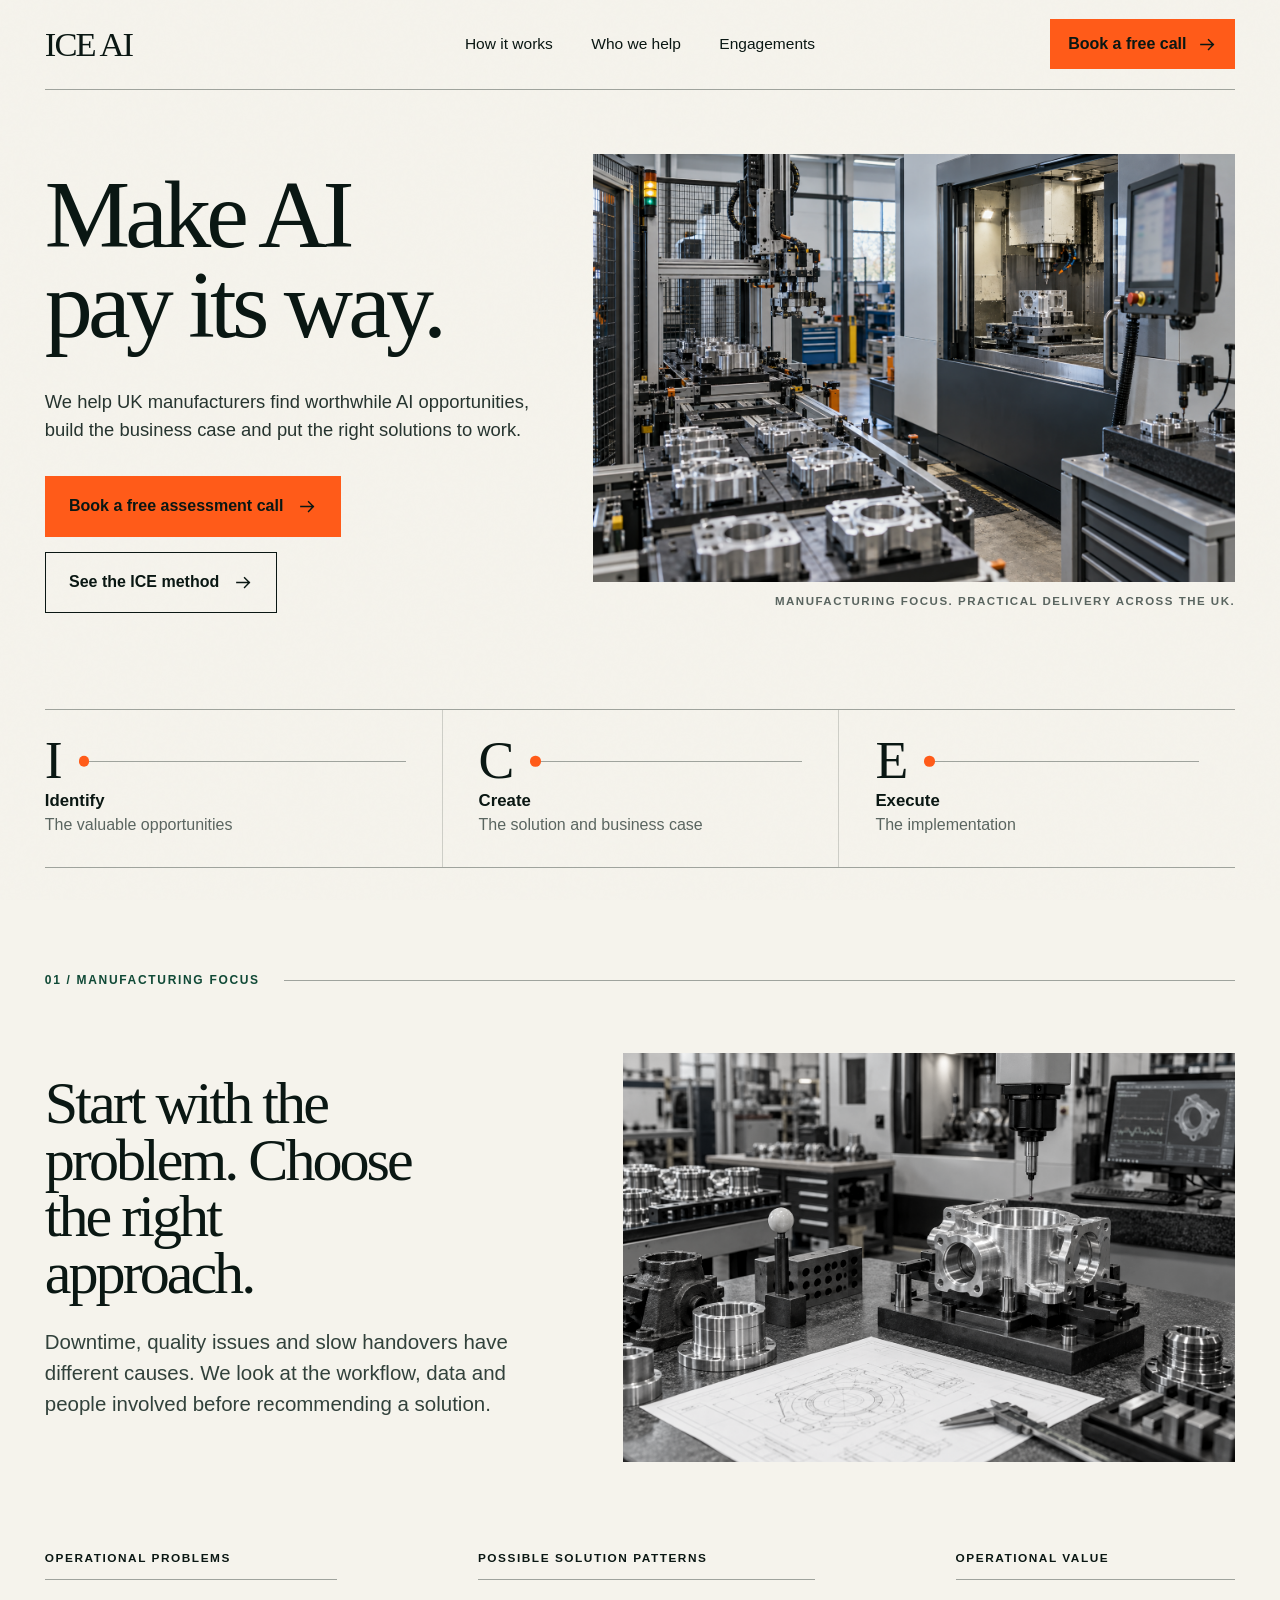
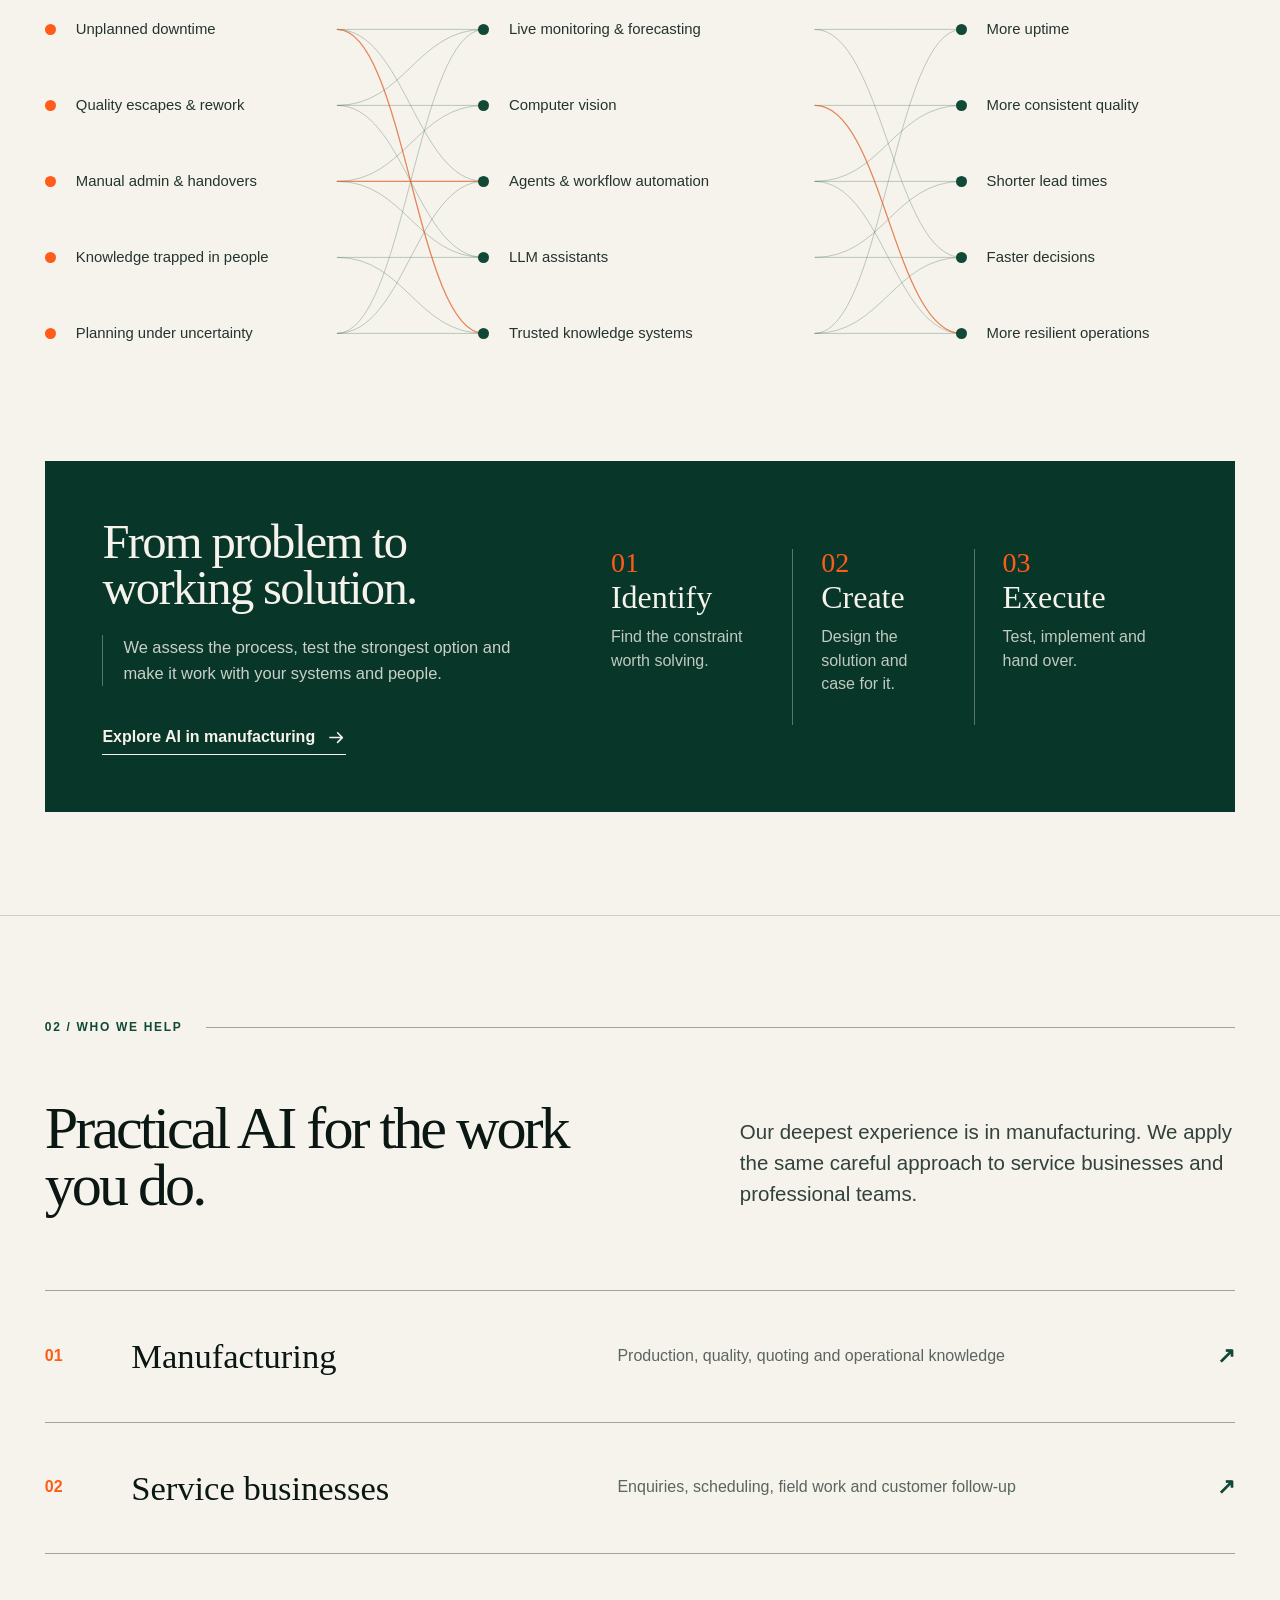
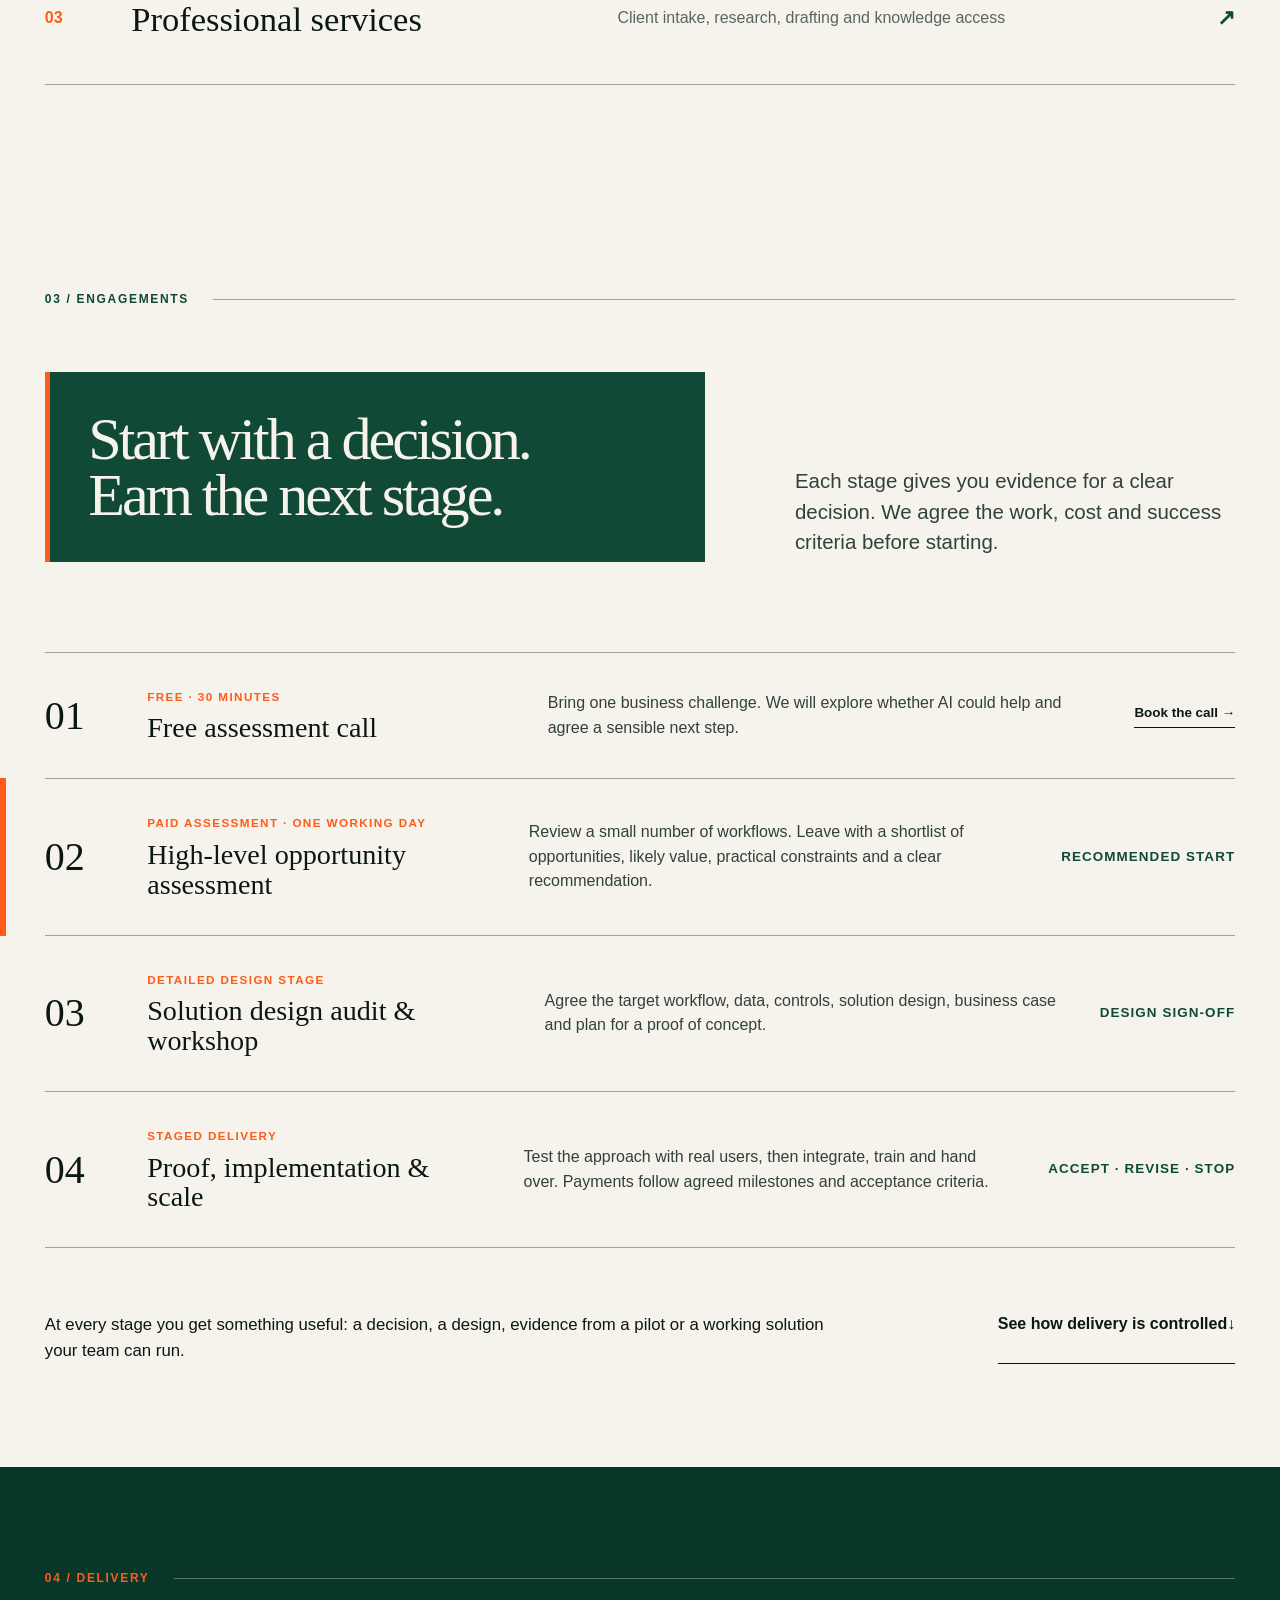
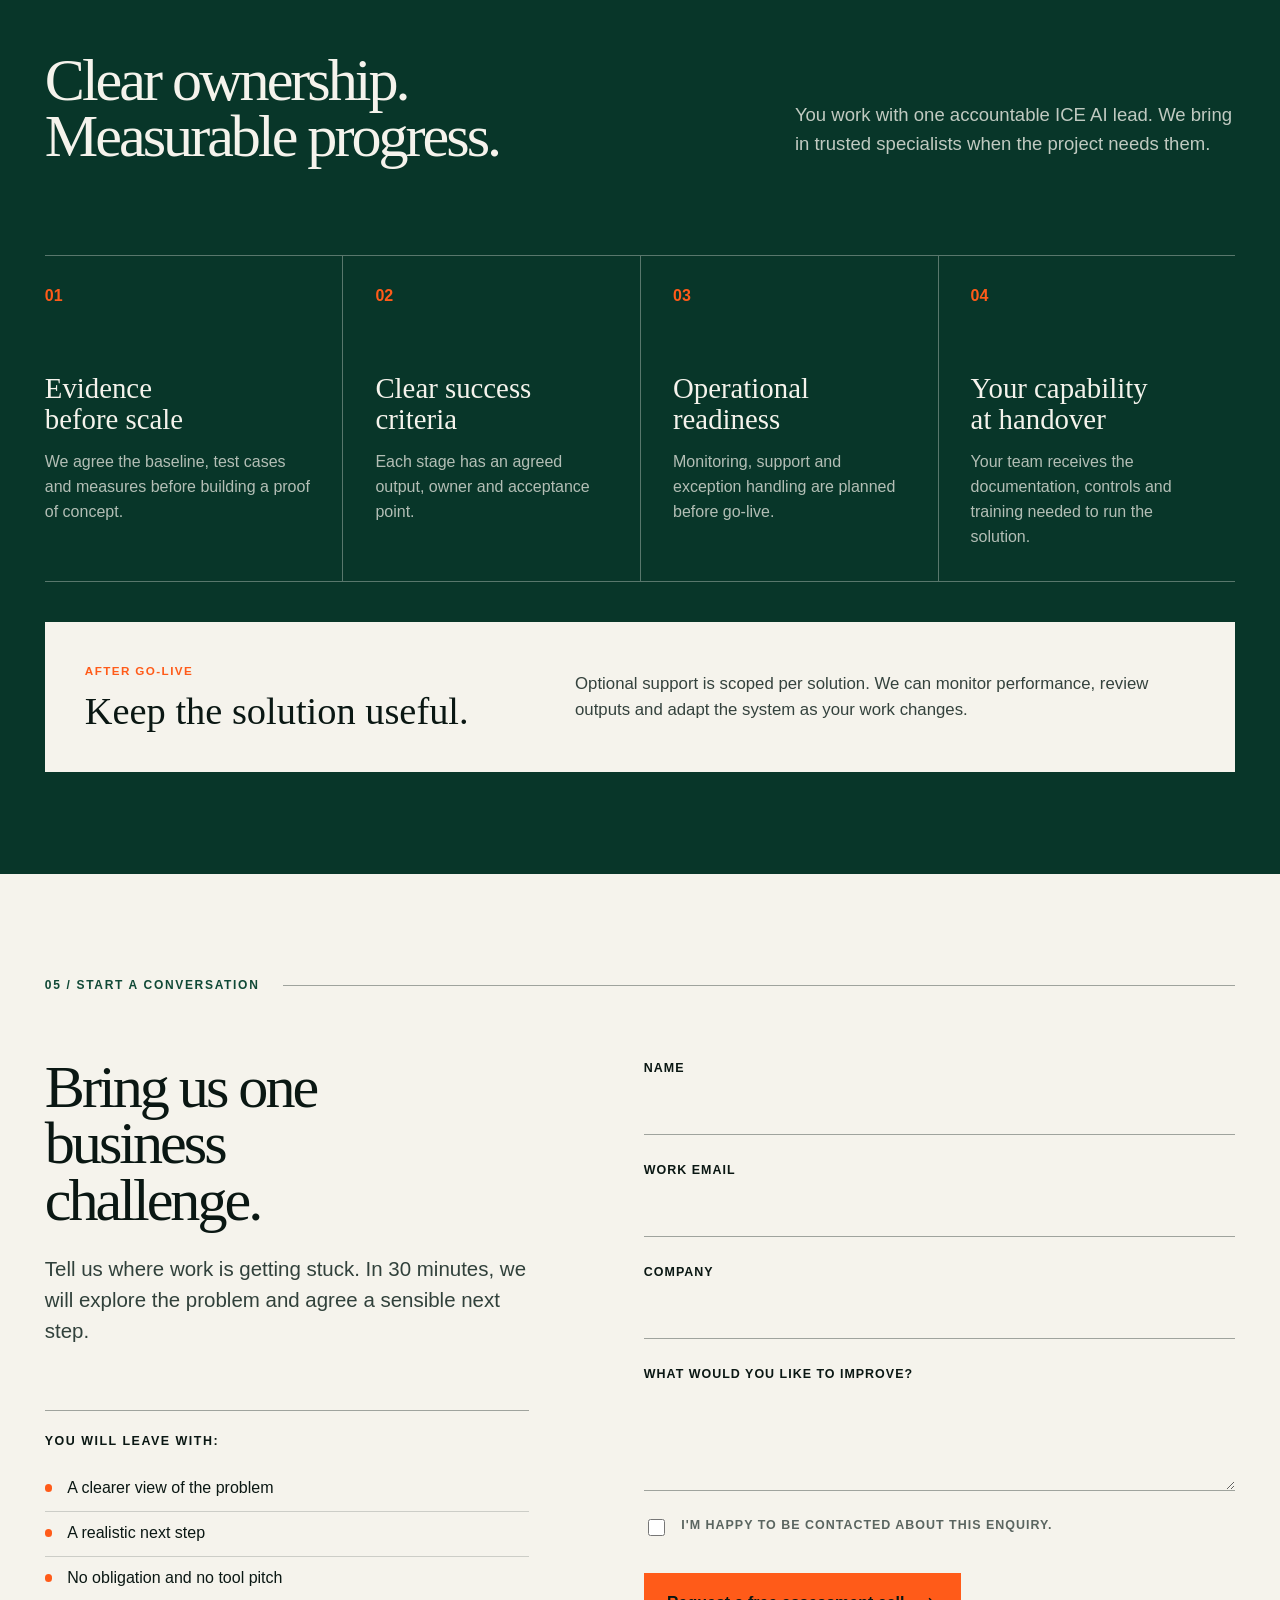
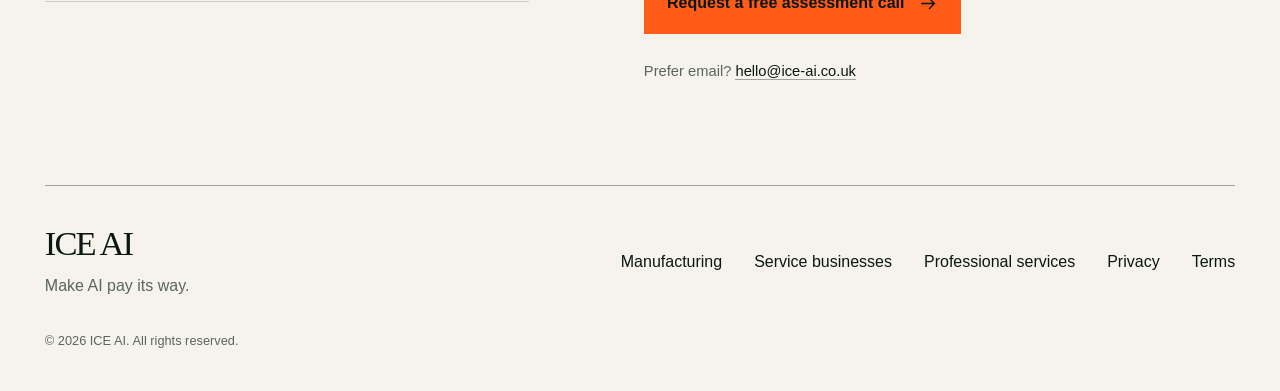
<file: public/index.html>
<!doctype html>
<html lang="en-GB">
  <head>
    <meta charset="UTF-8" />
    <meta name="viewport" content="width=device-width, initial-scale=1.0" />
    <meta
      name="description"
      content="ICE AI helps UK manufacturers find worthwhile AI opportunities, build a sound business case and put practical solutions to work."
    />
    <meta name="theme-color" content="#f5f3ec" />
    <title>ICE AI | Make AI pay its way</title>
    <link rel="icon" href="favicon.svg" type="image/svg+xml" />
    <link rel="preload" as="image" href="assets/ice-ai-manufacturing-process-v2.png" />
    <link rel="stylesheet" href="styles.css" />
    <script src="site-config.js" defer></script>
    <script src="script.js" defer></script>
  </head>
  <body>
    <a class="skip-link" href="#main">Skip to content</a>

    <header class="site-header" aria-label="Primary navigation">
      <a class="wordmark" href="#top" data-brand>ICE AI</a>

      <button class="menu-toggle" type="button" aria-expanded="false" aria-controls="primary-nav">
        <span class="sr-only">Open menu</span>
        <svg width="24" height="24" viewBox="0 0 24 24" aria-hidden="true">
          <path d="M3 7h18M3 12h18M3 17h18" fill="none" stroke="currentColor" stroke-width="1.5" />
        </svg>
      </button>

      <nav id="primary-nav" class="primary-nav">
        <a href="#ice-method">How it works</a>
        <a href="#sectors">Who we help</a>
        <a href="#engagements">Engagements</a>
      </nav>

      <a class="header-cta" href="#contact" data-booking-link>
        Book a free call
        <svg class="icon-arrow" viewBox="0 0 20 20" aria-hidden="true">
          <path d="M3 10h13M11 5l5 5-5 5" />
        </svg>
      </a>
    </header>

    <main id="main">
      <section class="hero" id="top">
        <div class="hero-main">
          <div class="hero-copy reveal">
            <h1>Make AI<br />pay its way.</h1>
            <p class="hero-intro">
              We help UK manufacturers find worthwhile AI opportunities, build the business case and put the right solutions to work.
            </p>
            <div class="hero-actions">
              <a class="button button-signal" href="#contact" data-booking-link>
                Book a free assessment call
                <svg class="icon-arrow" viewBox="0 0 20 20" aria-hidden="true">
                  <path d="M3 10h13M11 5l5 5-5 5" />
                </svg>
              </a>
              <a class="button button-outline" href="#ice-method">
                See the ICE method
                <svg class="icon-arrow" viewBox="0 0 20 20" aria-hidden="true">
                  <path d="M3 10h13M11 5l5 5-5 5" />
                </svg>
              </a>
            </div>
          </div>

          <figure class="hero-media reveal">
            <img
              src="assets/ice-ai-manufacturing-process-v2.png"
              alt="An automated precision-manufacturing cell producing and monitoring machined components"
              width="1536"
              height="1024"
              fetchpriority="high"
            />
            <figcaption>Manufacturing focus. Practical delivery across the UK.</figcaption>
          </figure>
        </div>

        <div class="ice-rail reveal" id="ice-method" aria-label="The ICE method">
          <article>
            <div class="ice-letter"><span>I</span><i></i></div>
            <h2>Identify</h2>
            <p>The valuable opportunities</p>
          </article>
          <article>
            <div class="ice-letter"><span>C</span><i></i></div>
            <h2>Create</h2>
            <p>The solution and business case</p>
          </article>
          <article>
            <div class="ice-letter"><span>E</span><i></i></div>
            <h2>Execute</h2>
            <p>The implementation</p>
          </article>
        </div>
      </section>

      <section class="section manufacturing" id="manufacturing">
        <div class="section-marker reveal"><span>01 / Manufacturing focus</span><i></i></div>
        <div class="manufacturing-intro">
          <div class="manufacturing-copy reveal">
            <h2>Start with the problem. Choose the right approach.</h2>
            <p class="section-intro">
              Downtime, quality issues and slow handovers have different causes. We look at the workflow, data and people involved before recommending a solution.
            </p>
          </div>

          <figure class="section-media reveal">
            <img
              src="assets/ice-ai-process-engineering-v2.png"
              alt="A precision component, metrology equipment and process data at an engineering inspection station"
              width="1536"
              height="1024"
              loading="lazy"
            />
          </figure>
        </div>

        <div class="decision-map reveal" role="group" aria-label="Examples of manufacturing problems, possible AI solution patterns and operational value">
          <svg class="decision-connections" aria-hidden="true" focusable="false">
            <g class="connection-set connection-set-muted"></g>
            <g class="connection-set connection-set-signal"></g>
          </svg>

          <article class="decision-rail decision-problems">
            <h3>Operational problems</h3>
            <ul>
              <li><i></i><span>Unplanned downtime</span></li>
              <li><i></i><span>Quality escapes &amp; rework</span></li>
              <li><i></i><span>Manual admin &amp; handovers</span></li>
              <li><i></i><span>Knowledge trapped in people</span></li>
              <li><i></i><span>Planning under uncertainty</span></li>
            </ul>
          </article>

          <article class="decision-rail decision-solutions">
            <h3>Possible solution patterns</h3>
            <ul>
              <li><i></i><span>Live monitoring &amp; forecasting</span></li>
              <li><i></i><span>Computer vision</span></li>
              <li><i></i><span>Agents &amp; workflow automation</span></li>
              <li><i></i><span>LLM assistants</span></li>
              <li><i></i><span>Trusted knowledge systems</span></li>
            </ul>
          </article>

          <article class="decision-rail decision-value">
            <h3>Operational value</h3>
            <ul>
              <li><i></i><span>More uptime</span></li>
              <li><i></i><span>More consistent quality</span></li>
              <li><i></i><span>Shorter lead times</span></li>
              <li><i></i><span>Faster decisions</span></li>
              <li><i></i><span>More resilient operations</span></li>
            </ul>
          </article>
        </div>

        <div class="route-band reveal">
          <div class="route-intro">
            <h3>From problem to working solution.</h3>
            <p>We assess the process, test the strongest option and make it work with your systems and people.</p>
            <a class="text-link text-link-light" href="manufacturing.html">
              Explore AI in manufacturing
              <svg viewBox="0 0 20 20" aria-hidden="true">
                <path d="M3 10h13M11 5l5 5-5 5" />
              </svg>
            </a>
          </div>

          <ol class="route-steps">
            <li>
              <span>01</span>
              <strong>Identify</strong>
              <p>Find the constraint worth solving.</p>
            </li>
            <li>
              <span>02</span>
              <strong>Create</strong>
              <p>Design the solution and case for it.</p>
            </li>
            <li>
              <span>03</span>
              <strong>Execute</strong>
              <p>Test, implement and hand over.</p>
            </li>
          </ol>
        </div>
      </section>

      <section class="section sectors" id="sectors">
        <div class="section-marker reveal"><span>02 / Who we help</span><i></i></div>
        <div class="sectors-heading reveal">
          <h2>Practical AI for the work you do.</h2>
          <p class="section-intro">Our deepest experience is in manufacturing. We apply the same careful approach to service businesses and professional teams.</p>
        </div>
        <div class="sector-links reveal">
          <a href="manufacturing.html">
            <span class="sector-link-number">01</span>
            <strong>Manufacturing</strong>
            <span>Production, quality, quoting and operational knowledge</span>
            <span class="sector-link-arrow" aria-hidden="true">↗</span>
          </a>
          <a href="service-businesses.html">
            <span class="sector-link-number">02</span>
            <strong>Service businesses</strong>
            <span>Enquiries, scheduling, field work and customer follow-up</span>
            <span class="sector-link-arrow" aria-hidden="true">↗</span>
          </a>
          <a href="professional-services.html">
            <span class="sector-link-number">03</span>
            <strong>Professional services</strong>
            <span>Client intake, research, drafting and knowledge access</span>
            <span class="sector-link-arrow" aria-hidden="true">↗</span>
          </a>
        </div>
      </section>

      <section class="section engagements" id="engagements">
        <div class="section-marker reveal"><span>03 / Engagements</span><i></i></div>
        <div class="section-heading-grid reveal">
          <h2 class="engagements-title">Start with a decision.<br />Earn the next stage.</h2>
          <p class="section-intro">
            Each stage gives you evidence for a clear decision. We agree the work, cost and success criteria before starting.
          </p>
        </div>

        <div class="engagement-list reveal">
          <article class="engagement-row">
            <div class="engagement-number">01</div>
            <div>
              <p class="engagement-label">Free · 30 minutes</p>
              <h3>Free assessment call</h3>
            </div>
            <p>Bring one business challenge. We will explore whether AI could help and agree a sensible next step.</p>
            <a class="row-link" href="#contact" data-booking-link>Book the call <span aria-hidden="true">→</span></a>
          </article>

          <article class="engagement-row engagement-featured">
            <div class="engagement-number">02</div>
            <div>
              <p class="engagement-label">Paid assessment · One working day</p>
              <h3>High-level opportunity assessment</h3>
            </div>
            <p>Review a small number of workflows. Leave with a shortlist of opportunities, likely value, practical constraints and a clear recommendation.</p>
            <span class="stage-tag">Recommended start</span>
          </article>

          <article class="engagement-row">
            <div class="engagement-number">03</div>
            <div>
              <p class="engagement-label">Detailed design stage</p>
              <h3>Solution design audit &amp; workshop</h3>
            </div>
            <p>Agree the target workflow, data, controls, solution design, business case and plan for a proof of concept.</p>
            <span class="stage-tag">Design sign-off</span>
          </article>

          <article class="engagement-row">
            <div class="engagement-number">04</div>
            <div>
              <p class="engagement-label">Staged delivery</p>
              <h3>Proof, implementation &amp; scale</h3>
            </div>
            <p>Test the approach with real users, then integrate, train and hand over. Payments follow agreed milestones and acceptance criteria.</p>
            <span class="stage-tag">Accept · revise · stop</span>
          </article>
        </div>

        <div class="value-note reveal">
          <p>At every stage you get something useful: a decision, a design, evidence from a pilot or a working solution your team can run.</p>
          <a class="text-link" href="#delivery">See how delivery is controlled <span aria-hidden="true">↓</span></a>
        </div>
      </section>

      <section class="section delivery" id="delivery">
        <div class="section-marker section-marker-light reveal"><span>04 / Delivery</span><i></i></div>
        <div class="delivery-heading reveal">
          <h2>Clear ownership.<br />Measurable progress.</h2>
          <p>You work with one accountable ICE AI lead. We bring in trusted specialists when the project needs them.</p>
        </div>

        <div class="delivery-grid reveal">
          <article>
            <span>01</span>
            <h3>Evidence<br />before scale</h3>
            <p>We agree the baseline, test cases and measures before building a proof of concept.</p>
          </article>
          <article>
            <span>02</span>
            <h3>Clear success<br />criteria</h3>
            <p>Each stage has an agreed output, owner and acceptance point.</p>
          </article>
          <article>
            <span>03</span>
            <h3>Operational<br />readiness</h3>
            <p>Monitoring, support and exception handling are planned before go-live.</p>
          </article>
          <article>
            <span>04</span>
            <h3>Your capability<br />at handover</h3>
            <p>Your team receives the documentation, controls and training needed to run the solution.</p>
          </article>
        </div>

        <div class="support-band reveal">
          <div>
            <p class="support-label">After go-live</p>
            <h3>Keep the solution useful.</h3>
          </div>
          <p>Optional support is scoped per solution. We can monitor performance, review outputs and adapt the system as your work changes.</p>
        </div>
      </section>

      <section class="section contact" id="contact">
        <div class="section-marker reveal"><span>05 / Start a conversation</span><i></i></div>
        <div class="contact-grid">
          <div class="contact-copy reveal">
            <h2>Bring us one<br />business challenge.</h2>
            <p class="section-intro">
              Tell us where work is getting stuck. In 30 minutes, we will explore the problem and agree a sensible next step.
            </p>
            <div class="leave-with">
              <h3>You will leave with:</h3>
              <ul>
                <li>A clearer view of the problem</li>
                <li>A realistic next step</li>
                <li>No obligation and no tool pitch</li>
              </ul>
            </div>
          </div>

          <div class="booking-panel reveal" hidden>
            <h3>Choose a time that works.</h3>
            <p>See the available 30-minute slots and book your free assessment call.</p>
            <a class="button button-signal" href="#contact" data-booking-link>
              View available times
              <svg class="icon-arrow" viewBox="0 0 20 20" aria-hidden="true"><path d="M3 10h13M11 5l5 5-5 5" /></svg>
            </a>
            <p class="email-fallback">Prefer email? <a href="mailto:hello@ice-ai.co.uk" data-email>hello@ice-ai.co.uk</a></p>
          </div>

          <form class="contact-form reveal" novalidate>
            <label>
              <span>Name</span>
              <input type="text" name="name" autocomplete="name" required />
            </label>
            <label>
              <span>Work email</span>
              <input type="email" name="email" autocomplete="email" required />
            </label>
            <label>
              <span>Company</span>
              <input type="text" name="company" autocomplete="organization" required />
            </label>
            <label>
              <span>What would you like to improve?</span>
              <textarea name="challenge" rows="3" required></textarea>
            </label>
            <label class="consent-row">
              <input type="checkbox" name="consent" required />
              <span>I'm happy to be contacted about this enquiry.</span>
            </label>
            <button class="button button-signal form-submit" type="submit">
              Request a free assessment call
              <svg class="icon-arrow" viewBox="0 0 20 20" aria-hidden="true">
                <path d="M3 10h13M11 5l5 5-5 5" />
              </svg>
            </button>
            <p class="form-status" role="status" aria-live="polite" tabindex="-1" hidden>
              This form is not connected yet. Please use the email link below to get in touch.
            </p>
            <p class="email-fallback">
              Prefer email? <a href="mailto:hello@ice-ai.co.uk" data-email>hello@ice-ai.co.uk</a>
            </p>
          </form>
        </div>
      </section>
    </main>

    <footer class="site-footer">
      <div class="footer-brand">
        <a class="wordmark" href="#top" data-brand>ICE AI</a>
        <p>Make AI pay its way.</p>
      </div>
      <nav aria-label="Footer navigation">
        <a href="manufacturing.html">Manufacturing</a>
        <a href="service-businesses.html">Service businesses</a>
        <a href="professional-services.html">Professional services</a>
        <a href="privacy.html">Privacy</a>
        <a href="terms.html">Terms</a>
      </nav>
      <p>© <span data-year>2026</span> <span data-brand>ICE AI</span>. All rights reserved.</p>
    </footer>
  </body>
</html>
</file>
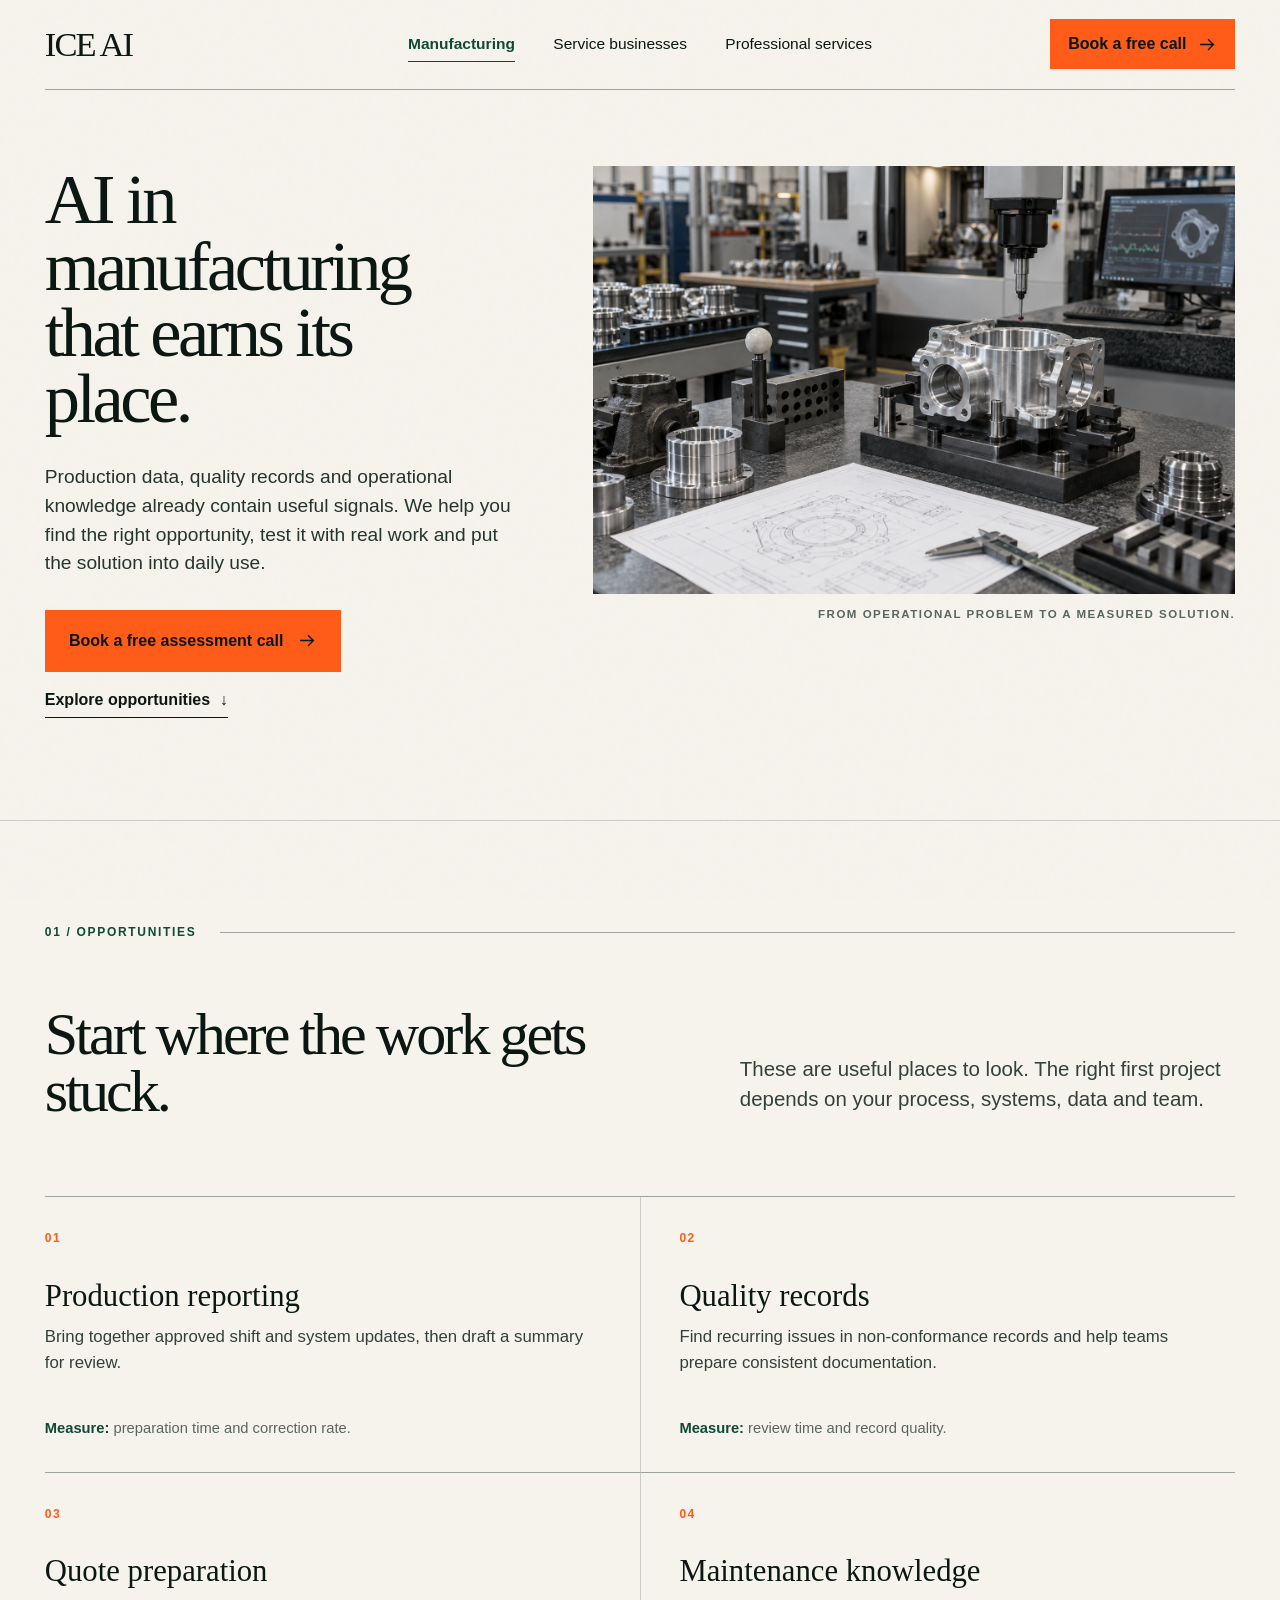
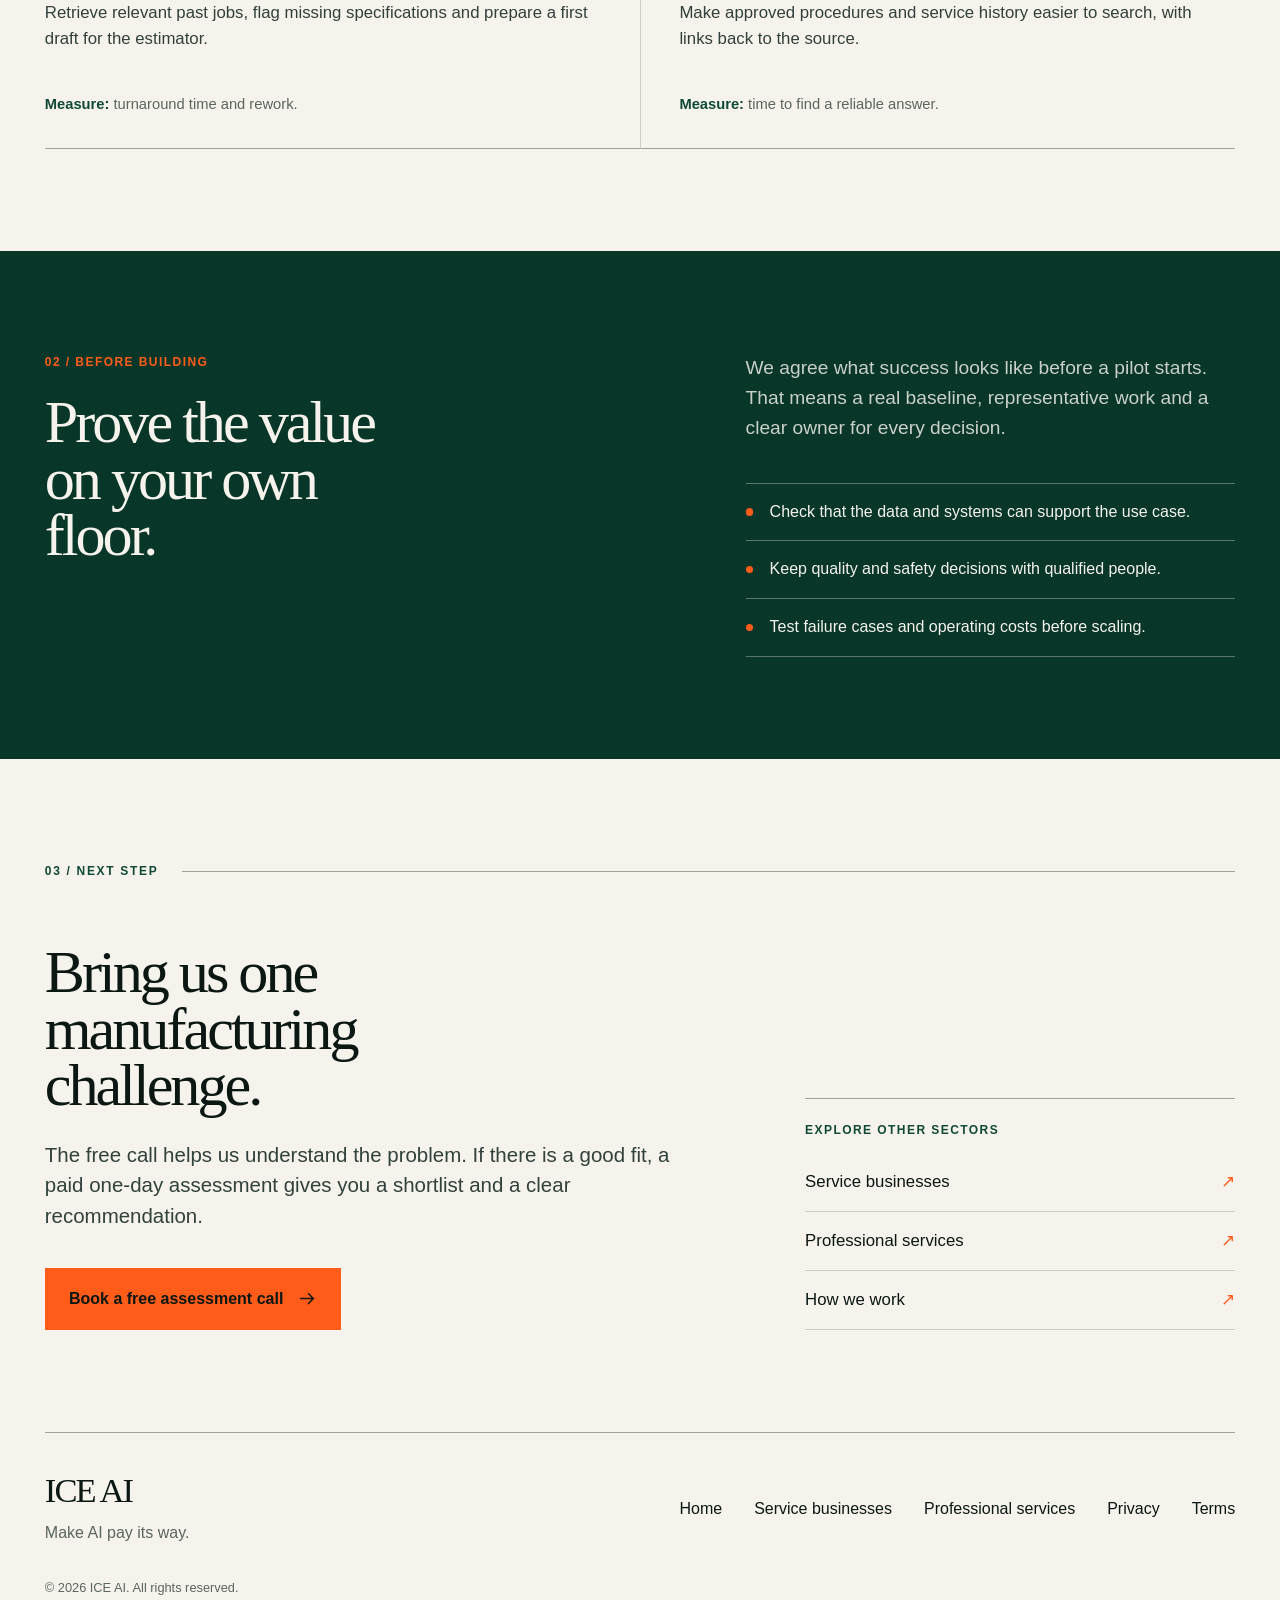
<file: public/manufacturing.html>
<!doctype html>
<html lang="en-GB">
  <head>
    <meta charset="UTF-8" />
    <meta name="viewport" content="width=device-width, initial-scale=1.0" />
    <meta name="description" content="Practical AI for UK manufacturers. Explore opportunities in production reporting, quality, quoting and maintenance knowledge with ICE AI." />
    <meta name="theme-color" content="#f5f3ec" />
    <title>AI in Manufacturing | ICE AI</title>
    <link rel="icon" href="favicon.svg" type="image/svg+xml" />
    <link rel="preload" as="image" href="assets/ice-ai-process-engineering-v2.png" />
    <link rel="stylesheet" href="styles.css" />
    <script src="site-config.js" defer></script>
    <script src="script.js" defer></script>
  </head>
  <body data-page-title="AI in Manufacturing">
    <a class="skip-link" href="#main">Skip to content</a>
    <header class="site-header" aria-label="Primary navigation">
      <a class="wordmark" href="index.html" data-brand>ICE AI</a>
      <button class="menu-toggle" type="button" aria-expanded="false" aria-controls="primary-nav">
        <span class="sr-only">Open menu</span>
        <svg width="24" height="24" viewBox="0 0 24 24" aria-hidden="true"><path d="M3 7h18M3 12h18M3 17h18" fill="none" stroke="currentColor" stroke-width="1.5" /></svg>
      </button>
      <nav id="primary-nav" class="primary-nav">
        <a href="manufacturing.html" aria-current="page">Manufacturing</a>
        <a href="service-businesses.html">Service businesses</a>
        <a href="professional-services.html">Professional services</a>
      </nav>
      <a class="header-cta" href="index.html#contact" data-booking-link>Book a free call <svg class="icon-arrow" viewBox="0 0 20 20" aria-hidden="true"><path d="M3 10h13M11 5l5 5-5 5" /></svg></a>
    </header>

    <main id="main">
      <section class="sector-hero">
        <div class="sector-hero-copy reveal">
          <h1>AI in manufacturing that earns its place.</h1>
          <p class="sector-intro">Production data, quality records and operational knowledge already contain useful signals. We help you find the right opportunity, test it with real work and put the solution into daily use.</p>
          <div class="sector-actions">
            <a class="button button-signal" href="index.html#contact" data-booking-link>Book a free assessment call <svg class="icon-arrow" viewBox="0 0 20 20" aria-hidden="true"><path d="M3 10h13M11 5l5 5-5 5" /></svg></a>
            <a class="text-link" href="#opportunities">Explore opportunities <span aria-hidden="true">↓</span></a>
          </div>
        </div>
        <figure class="sector-media reveal">
          <img src="assets/ice-ai-process-engineering-v2.png" alt="A machined component and inspection equipment in a precision engineering workshop" width="1536" height="1024" fetchpriority="high" />
          <figcaption>From operational problem to a measured solution.</figcaption>
        </figure>
      </section>

      <section class="section sector-work" id="opportunities">
        <div class="section-marker reveal"><span>01 / Opportunities</span><i></i></div>
        <div class="sector-work-heading reveal">
          <h2>Start where the work gets stuck.</h2>
          <p class="section-intro">These are useful places to look. The right first project depends on your process, systems, data and team.</p>
        </div>
        <div class="opportunity-list reveal">
          <article><span class="opportunity-number">01</span><h3>Production reporting</h3><p>Bring together approved shift and system updates, then draft a summary for review.</p><p class="opportunity-measure"><strong>Measure:</strong> preparation time and correction rate.</p></article>
          <article><span class="opportunity-number">02</span><h3>Quality records</h3><p>Find recurring issues in non-conformance records and help teams prepare consistent documentation.</p><p class="opportunity-measure"><strong>Measure:</strong> review time and record quality.</p></article>
          <article><span class="opportunity-number">03</span><h3>Quote preparation</h3><p>Retrieve relevant past jobs, flag missing specifications and prepare a first draft for the estimator.</p><p class="opportunity-measure"><strong>Measure:</strong> turnaround time and rework.</p></article>
          <article><span class="opportunity-number">04</span><h3>Maintenance knowledge</h3><p>Make approved procedures and service history easier to search, with links back to the source.</p><p class="opportunity-measure"><strong>Measure:</strong> time to find a reliable answer.</p></article>
        </div>
      </section>

      <section class="sector-decision">
        <div class="sector-decision-inner reveal">
          <div><p class="sector-section-label">02 / Before building</p><h2>Prove the value on your own floor.</h2></div>
          <div>
            <p>We agree what success looks like before a pilot starts. That means a real baseline, representative work and a clear owner for every decision.</p>
            <ul class="sector-decision-list">
              <li>Check that the data and systems can support the use case.</li>
              <li>Keep quality and safety decisions with qualified people.</li>
              <li>Test failure cases and operating costs before scaling.</li>
            </ul>
          </div>
        </div>
      </section>

      <section class="section sector-close">
        <div class="section-marker reveal"><span>03 / Next step</span><i></i></div>
        <div class="sector-close-grid reveal">
          <div><h2>Bring us one manufacturing challenge.</h2><p class="section-intro">The free call helps us understand the problem. If there is a good fit, a paid one-day assessment gives you a shortlist and a clear recommendation.</p><a class="button button-signal" href="index.html#contact" data-booking-link>Book a free assessment call <svg class="icon-arrow" viewBox="0 0 20 20" aria-hidden="true"><path d="M3 10h13M11 5l5 5-5 5" /></svg></a></div>
          <nav class="sector-related" aria-label="Explore other sectors"><p>Explore other sectors</p><a href="service-businesses.html">Service businesses <span aria-hidden="true">↗</span></a><a href="professional-services.html">Professional services <span aria-hidden="true">↗</span></a><a href="index.html#engagements">How we work <span aria-hidden="true">↗</span></a></nav>
        </div>
      </section>
    </main>

    <footer class="site-footer">
      <div class="footer-brand"><a class="wordmark" href="index.html" data-brand>ICE AI</a><p>Make AI pay its way.</p></div>
      <nav aria-label="Footer navigation"><a href="index.html">Home</a><a href="service-businesses.html">Service businesses</a><a href="professional-services.html">Professional services</a><a href="privacy.html">Privacy</a><a href="terms.html">Terms</a></nav>
      <p>© <span data-year>2026</span> <span data-brand>ICE AI</span>. All rights reserved.</p>
    </footer>
  </body>
</html>
</file>
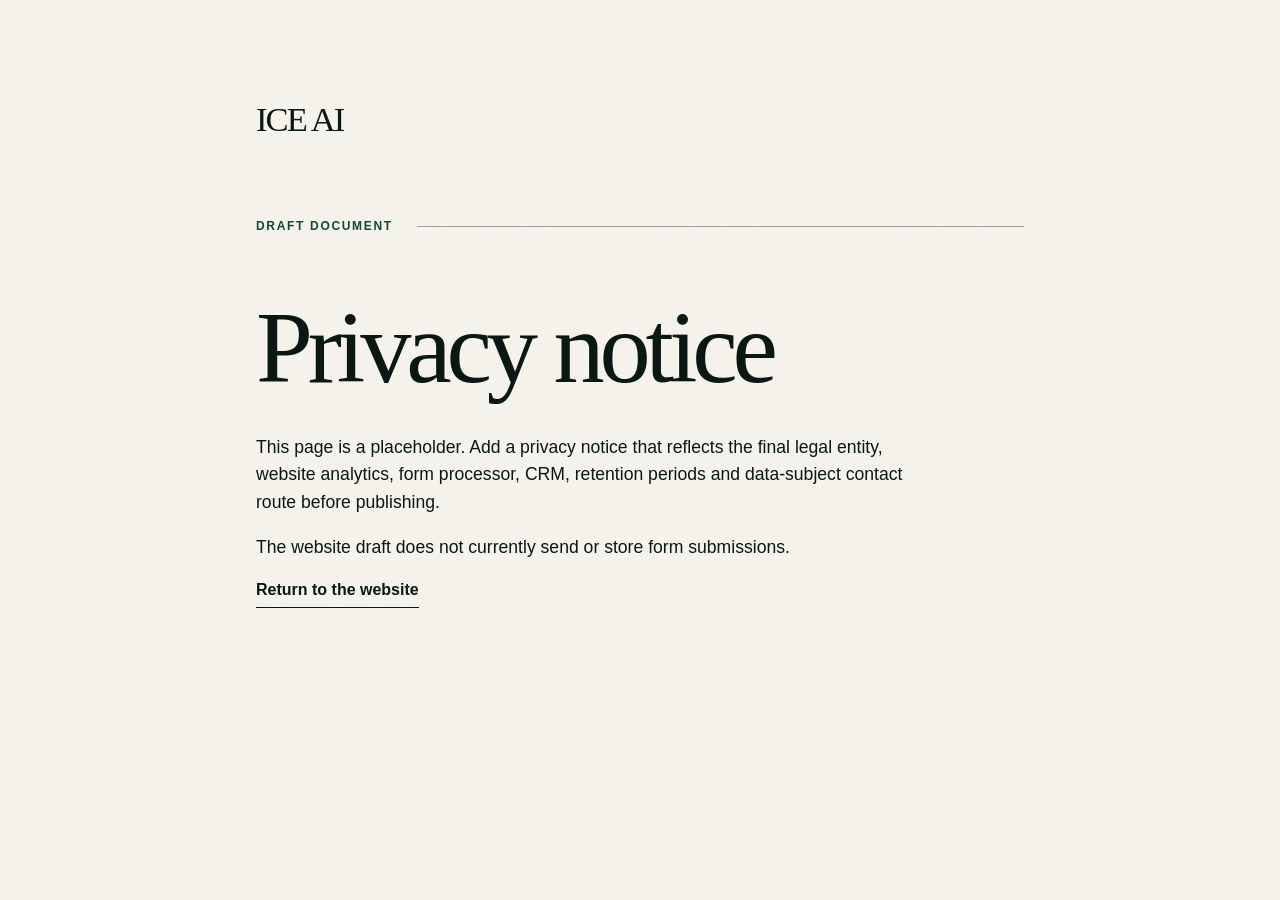
<file: public/privacy.html>
<!doctype html>
<html lang="en-GB">
  <head>
    <meta charset="UTF-8" />
    <meta name="viewport" content="width=device-width, initial-scale=1.0" />
    <meta name="robots" content="noindex" />
    <title>Privacy | ICE AI (draft)</title>
    <link rel="icon" href="favicon.svg" type="image/svg+xml" />
    <link rel="stylesheet" href="styles.css" />
  </head>
  <body>
    <main class="legal-page">
      <a class="wordmark" href="index.html">ICE AI</a>
      <p class="section-marker"><span>Draft document</span><i></i></p>
      <h1>Privacy notice</h1>
      <p>This page is a placeholder. Add a privacy notice that reflects the final legal entity, website analytics, form processor, CRM, retention periods and data-subject contact route before publishing.</p>
      <p>The website draft does not currently send or store form submissions.</p>
      <a class="text-link" href="index.html">Return to the website</a>
    </main>
  </body>
</html>
</file>
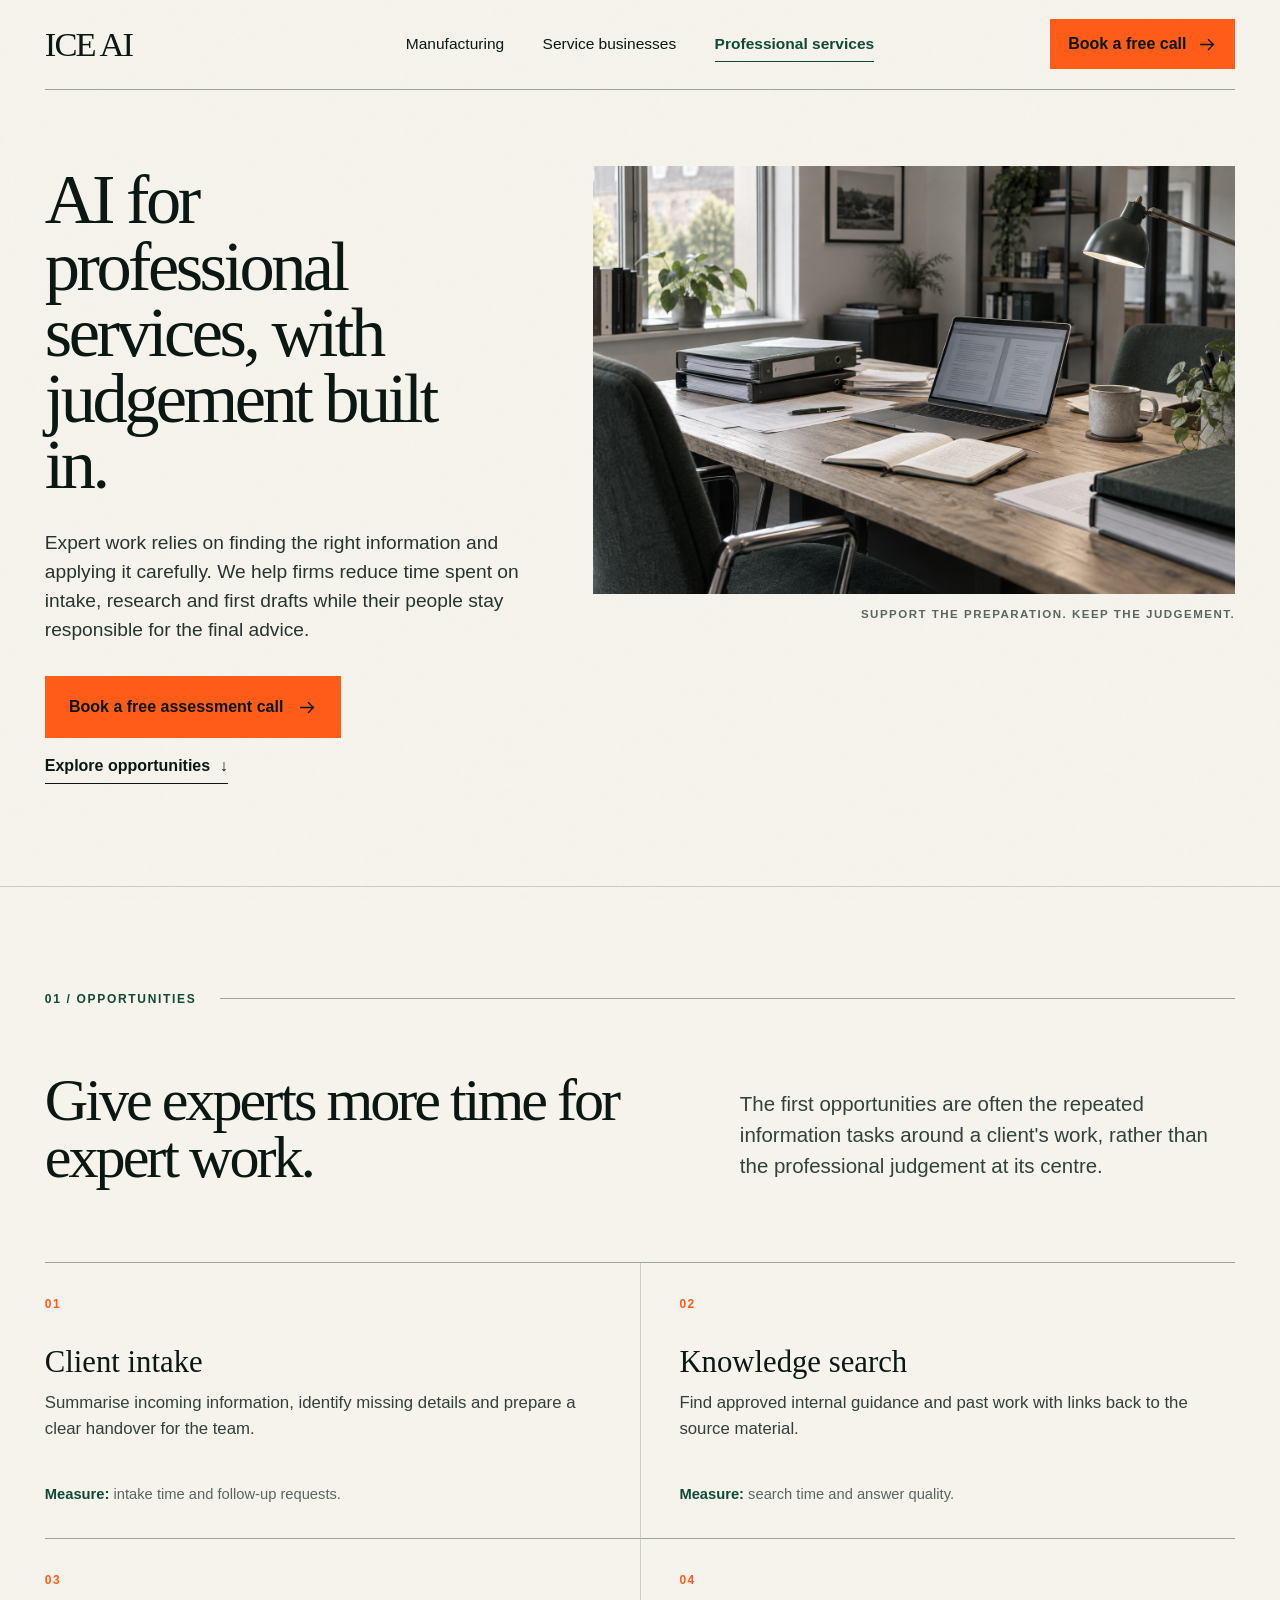
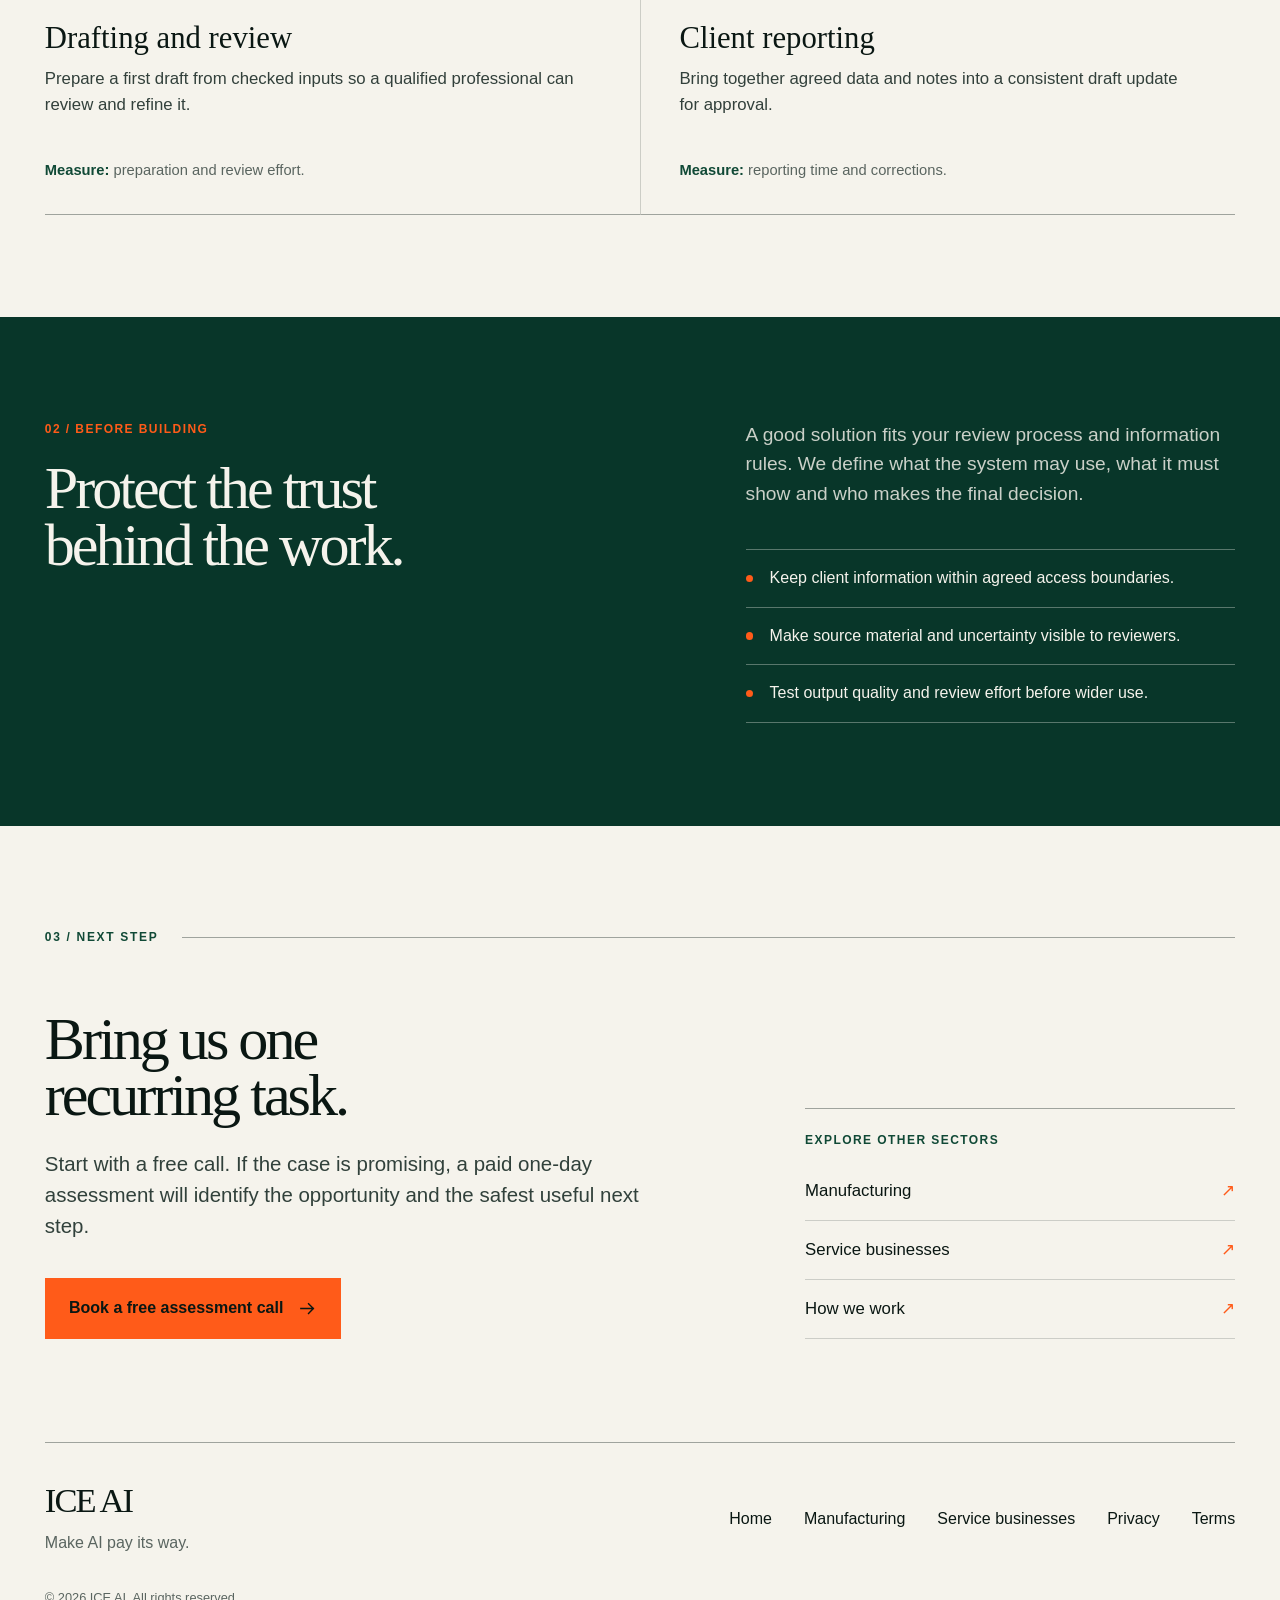
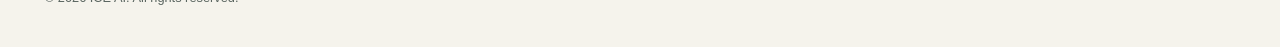
<file: public/professional-services.html>
<!doctype html>
<html lang="en-GB">
  <head>
    <meta charset="UTF-8" />
    <meta name="viewport" content="width=device-width, initial-scale=1.0" />
    <meta name="description" content="AI for UK professional services firms. Explore practical support for client intake, knowledge search, drafting and reporting with ICE AI." />
    <meta name="theme-color" content="#f5f3ec" />
    <title>AI for Professional Services | ICE AI</title>
    <link rel="icon" href="favicon.svg" type="image/svg+xml" />
    <link rel="preload" as="image" href="assets/ice-ai-professional-services.png" />
    <link rel="stylesheet" href="styles.css" />
    <script src="site-config.js" defer></script>
    <script src="script.js" defer></script>
  </head>
  <body data-page-title="AI for Professional Services">
    <a class="skip-link" href="#main">Skip to content</a>
    <header class="site-header" aria-label="Primary navigation">
      <a class="wordmark" href="index.html" data-brand>ICE AI</a>
      <button class="menu-toggle" type="button" aria-expanded="false" aria-controls="primary-nav">
        <span class="sr-only">Open menu</span>
        <svg width="24" height="24" viewBox="0 0 24 24" aria-hidden="true"><path d="M3 7h18M3 12h18M3 17h18" fill="none" stroke="currentColor" stroke-width="1.5" /></svg>
      </button>
      <nav id="primary-nav" class="primary-nav">
        <a href="manufacturing.html">Manufacturing</a>
        <a href="service-businesses.html">Service businesses</a>
        <a href="professional-services.html" aria-current="page">Professional services</a>
      </nav>
      <a class="header-cta" href="index.html#contact" data-booking-link>Book a free call <svg class="icon-arrow" viewBox="0 0 20 20" aria-hidden="true"><path d="M3 10h13M11 5l5 5-5 5" /></svg></a>
    </header>

    <main id="main">
      <section class="sector-hero">
        <div class="sector-hero-copy reveal">
          <h1>AI for professional services, with judgement built in.</h1>
          <p class="sector-intro">Expert work relies on finding the right information and applying it carefully. We help firms reduce time spent on intake, research and first drafts while their people stay responsible for the final advice.</p>
          <div class="sector-actions">
            <a class="button button-signal" href="index.html#contact" data-booking-link>Book a free assessment call <svg class="icon-arrow" viewBox="0 0 20 20" aria-hidden="true"><path d="M3 10h13M11 5l5 5-5 5" /></svg></a>
            <a class="text-link" href="#opportunities">Explore opportunities <span aria-hidden="true">↓</span></a>
          </div>
        </div>
        <figure class="sector-media reveal">
          <img src="assets/ice-ai-professional-services.png" alt="Working documents and a laptop on a professional services office table" width="1536" height="1024" fetchpriority="high" />
          <figcaption>Support the preparation. Keep the judgement.</figcaption>
        </figure>
      </section>

      <section class="section sector-work" id="opportunities">
        <div class="section-marker reveal"><span>01 / Opportunities</span><i></i></div>
        <div class="sector-work-heading reveal">
          <h2>Give experts more time for expert work.</h2>
          <p class="section-intro">The first opportunities are often the repeated information tasks around a client's work, rather than the professional judgement at its centre.</p>
        </div>
        <div class="opportunity-list reveal">
          <article><span class="opportunity-number">01</span><h3>Client intake</h3><p>Summarise incoming information, identify missing details and prepare a clear handover for the team.</p><p class="opportunity-measure"><strong>Measure:</strong> intake time and follow-up requests.</p></article>
          <article><span class="opportunity-number">02</span><h3>Knowledge search</h3><p>Find approved internal guidance and past work with links back to the source material.</p><p class="opportunity-measure"><strong>Measure:</strong> search time and answer quality.</p></article>
          <article><span class="opportunity-number">03</span><h3>Drafting and review</h3><p>Prepare a first draft from checked inputs so a qualified professional can review and refine it.</p><p class="opportunity-measure"><strong>Measure:</strong> preparation and review effort.</p></article>
          <article><span class="opportunity-number">04</span><h3>Client reporting</h3><p>Bring together agreed data and notes into a consistent draft update for approval.</p><p class="opportunity-measure"><strong>Measure:</strong> reporting time and corrections.</p></article>
        </div>
      </section>

      <section class="sector-decision">
        <div class="sector-decision-inner reveal">
          <div><p class="sector-section-label">02 / Before building</p><h2>Protect the trust behind the work.</h2></div>
          <div>
            <p>A good solution fits your review process and information rules. We define what the system may use, what it must show and who makes the final decision.</p>
            <ul class="sector-decision-list">
              <li>Keep client information within agreed access boundaries.</li>
              <li>Make source material and uncertainty visible to reviewers.</li>
              <li>Test output quality and review effort before wider use.</li>
            </ul>
          </div>
        </div>
      </section>

      <section class="section sector-close">
        <div class="section-marker reveal"><span>03 / Next step</span><i></i></div>
        <div class="sector-close-grid reveal">
          <div><h2>Bring us one recurring task.</h2><p class="section-intro">Start with a free call. If the case is promising, a paid one-day assessment will identify the opportunity and the safest useful next step.</p><a class="button button-signal" href="index.html#contact" data-booking-link>Book a free assessment call <svg class="icon-arrow" viewBox="0 0 20 20" aria-hidden="true"><path d="M3 10h13M11 5l5 5-5 5" /></svg></a></div>
          <nav class="sector-related" aria-label="Explore other sectors"><p>Explore other sectors</p><a href="manufacturing.html">Manufacturing <span aria-hidden="true">↗</span></a><a href="service-businesses.html">Service businesses <span aria-hidden="true">↗</span></a><a href="index.html#engagements">How we work <span aria-hidden="true">↗</span></a></nav>
        </div>
      </section>
    </main>

    <footer class="site-footer">
      <div class="footer-brand"><a class="wordmark" href="index.html" data-brand>ICE AI</a><p>Make AI pay its way.</p></div>
      <nav aria-label="Footer navigation"><a href="index.html">Home</a><a href="manufacturing.html">Manufacturing</a><a href="service-businesses.html">Service businesses</a><a href="privacy.html">Privacy</a><a href="terms.html">Terms</a></nav>
      <p>© <span data-year>2026</span> <span data-brand>ICE AI</span>. All rights reserved.</p>
    </footer>
  </body>
</html>
</file>
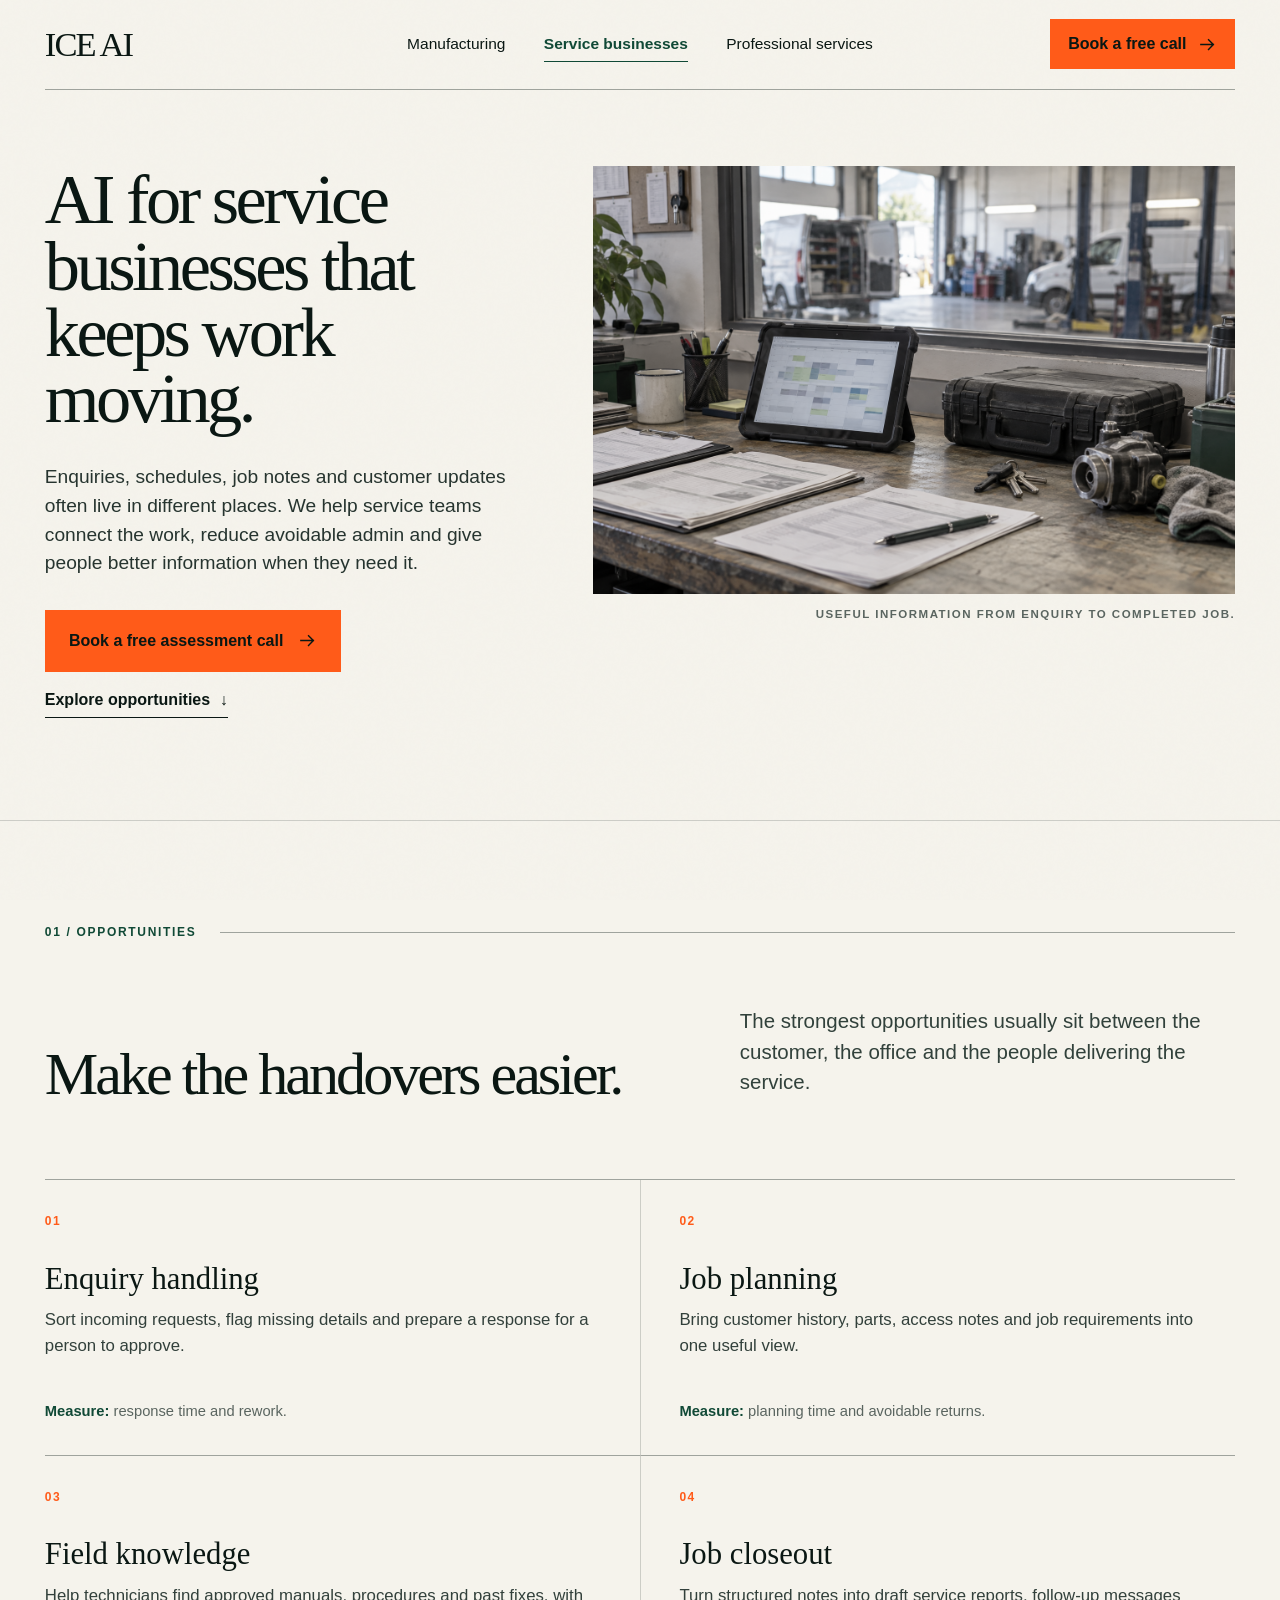
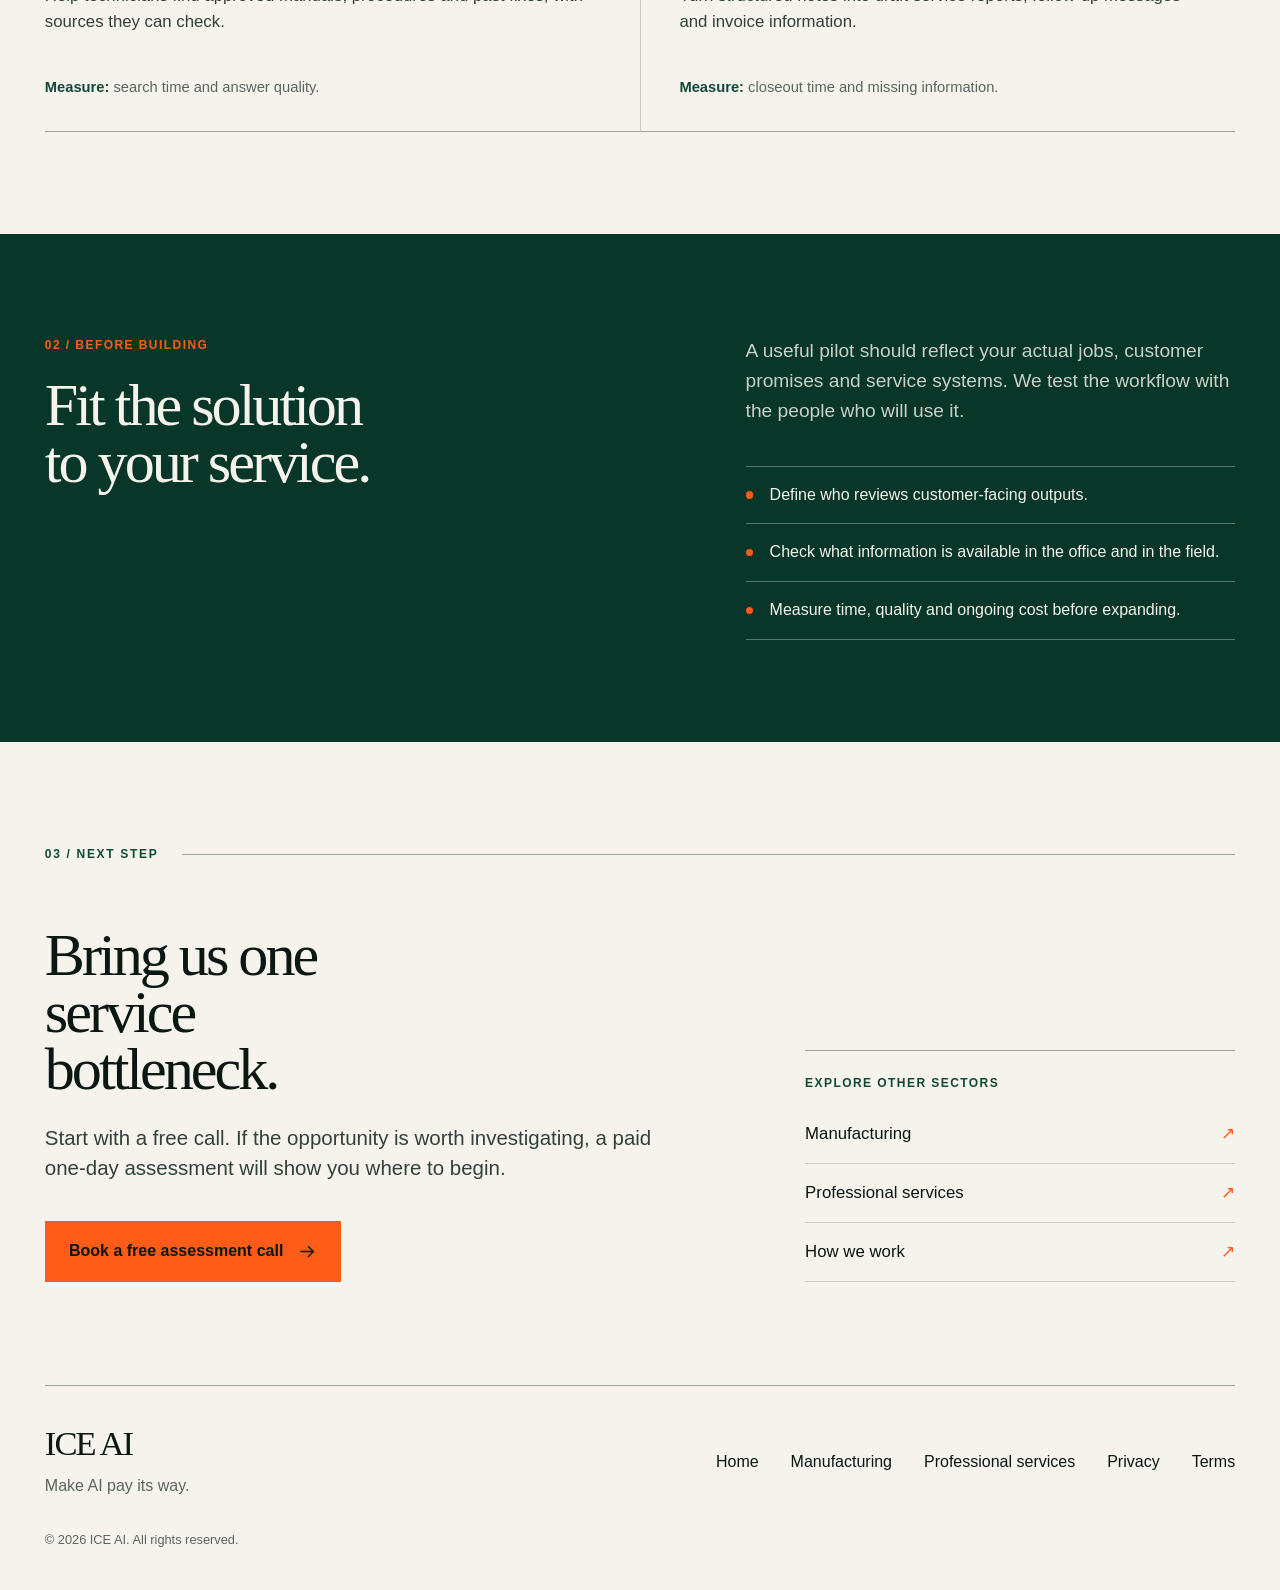
<file: public/service-businesses.html>
<!doctype html>
<html lang="en-GB">
  <head>
    <meta charset="UTF-8" />
    <meta name="viewport" content="width=device-width, initial-scale=1.0" />
    <meta name="description" content="AI for UK service businesses. Explore practical ways to improve enquiry handling, scheduling, field knowledge and job closeout with ICE AI." />
    <meta name="theme-color" content="#f5f3ec" />
    <title>AI for Service Businesses | ICE AI</title>
    <link rel="icon" href="favicon.svg" type="image/svg+xml" />
    <link rel="preload" as="image" href="assets/ice-ai-service-operations.png" />
    <link rel="stylesheet" href="styles.css" />
    <script src="site-config.js" defer></script>
    <script src="script.js" defer></script>
  </head>
  <body data-page-title="AI for Service Businesses">
    <a class="skip-link" href="#main">Skip to content</a>
    <header class="site-header" aria-label="Primary navigation">
      <a class="wordmark" href="index.html" data-brand>ICE AI</a>
      <button class="menu-toggle" type="button" aria-expanded="false" aria-controls="primary-nav">
        <span class="sr-only">Open menu</span>
        <svg width="24" height="24" viewBox="0 0 24 24" aria-hidden="true"><path d="M3 7h18M3 12h18M3 17h18" fill="none" stroke="currentColor" stroke-width="1.5" /></svg>
      </button>
      <nav id="primary-nav" class="primary-nav">
        <a href="manufacturing.html">Manufacturing</a>
        <a href="service-businesses.html" aria-current="page">Service businesses</a>
        <a href="professional-services.html">Professional services</a>
      </nav>
      <a class="header-cta" href="index.html#contact" data-booking-link>Book a free call <svg class="icon-arrow" viewBox="0 0 20 20" aria-hidden="true"><path d="M3 10h13M11 5l5 5-5 5" /></svg></a>
    </header>

    <main id="main">
      <section class="sector-hero">
        <div class="sector-hero-copy reveal">
          <h1>AI for service businesses that keeps work moving.</h1>
          <p class="sector-intro">Enquiries, schedules, job notes and customer updates often live in different places. We help service teams connect the work, reduce avoidable admin and give people better information when they need it.</p>
          <div class="sector-actions">
            <a class="button button-signal" href="index.html#contact" data-booking-link>Book a free assessment call <svg class="icon-arrow" viewBox="0 0 20 20" aria-hidden="true"><path d="M3 10h13M11 5l5 5-5 5" /></svg></a>
            <a class="text-link" href="#opportunities">Explore opportunities <span aria-hidden="true">↓</span></a>
          </div>
        </div>
        <figure class="sector-media reveal">
          <img src="assets/ice-ai-service-operations.png" alt="Service work orders and a scheduling tablet beside a busy workshop" width="1536" height="1024" fetchpriority="high" />
          <figcaption>Useful information from enquiry to completed job.</figcaption>
        </figure>
      </section>

      <section class="section sector-work" id="opportunities">
        <div class="section-marker reveal"><span>01 / Opportunities</span><i></i></div>
        <div class="sector-work-heading reveal">
          <h2>Make the handovers easier.</h2>
          <p class="section-intro">The strongest opportunities usually sit between the customer, the office and the people delivering the service.</p>
        </div>
        <div class="opportunity-list reveal">
          <article><span class="opportunity-number">01</span><h3>Enquiry handling</h3><p>Sort incoming requests, flag missing details and prepare a response for a person to approve.</p><p class="opportunity-measure"><strong>Measure:</strong> response time and rework.</p></article>
          <article><span class="opportunity-number">02</span><h3>Job planning</h3><p>Bring customer history, parts, access notes and job requirements into one useful view.</p><p class="opportunity-measure"><strong>Measure:</strong> planning time and avoidable returns.</p></article>
          <article><span class="opportunity-number">03</span><h3>Field knowledge</h3><p>Help technicians find approved manuals, procedures and past fixes, with sources they can check.</p><p class="opportunity-measure"><strong>Measure:</strong> search time and answer quality.</p></article>
          <article><span class="opportunity-number">04</span><h3>Job closeout</h3><p>Turn structured notes into draft service reports, follow-up messages and invoice information.</p><p class="opportunity-measure"><strong>Measure:</strong> closeout time and missing information.</p></article>
        </div>
      </section>

      <section class="sector-decision">
        <div class="sector-decision-inner reveal">
          <div><p class="sector-section-label">02 / Before building</p><h2>Fit the solution to your service.</h2></div>
          <div>
            <p>A useful pilot should reflect your actual jobs, customer promises and service systems. We test the workflow with the people who will use it.</p>
            <ul class="sector-decision-list">
              <li>Define who reviews customer-facing outputs.</li>
              <li>Check what information is available in the office and in the field.</li>
              <li>Measure time, quality and ongoing cost before expanding.</li>
            </ul>
          </div>
        </div>
      </section>

      <section class="section sector-close">
        <div class="section-marker reveal"><span>03 / Next step</span><i></i></div>
        <div class="sector-close-grid reveal">
          <div><h2>Bring us one service bottleneck.</h2><p class="section-intro">Start with a free call. If the opportunity is worth investigating, a paid one-day assessment will show you where to begin.</p><a class="button button-signal" href="index.html#contact" data-booking-link>Book a free assessment call <svg class="icon-arrow" viewBox="0 0 20 20" aria-hidden="true"><path d="M3 10h13M11 5l5 5-5 5" /></svg></a></div>
          <nav class="sector-related" aria-label="Explore other sectors"><p>Explore other sectors</p><a href="manufacturing.html">Manufacturing <span aria-hidden="true">↗</span></a><a href="professional-services.html">Professional services <span aria-hidden="true">↗</span></a><a href="index.html#engagements">How we work <span aria-hidden="true">↗</span></a></nav>
        </div>
      </section>
    </main>

    <footer class="site-footer">
      <div class="footer-brand"><a class="wordmark" href="index.html" data-brand>ICE AI</a><p>Make AI pay its way.</p></div>
      <nav aria-label="Footer navigation"><a href="index.html">Home</a><a href="manufacturing.html">Manufacturing</a><a href="professional-services.html">Professional services</a><a href="privacy.html">Privacy</a><a href="terms.html">Terms</a></nav>
      <p>© <span data-year>2026</span> <span data-brand>ICE AI</span>. All rights reserved.</p>
    </footer>
  </body>
</html>
</file>
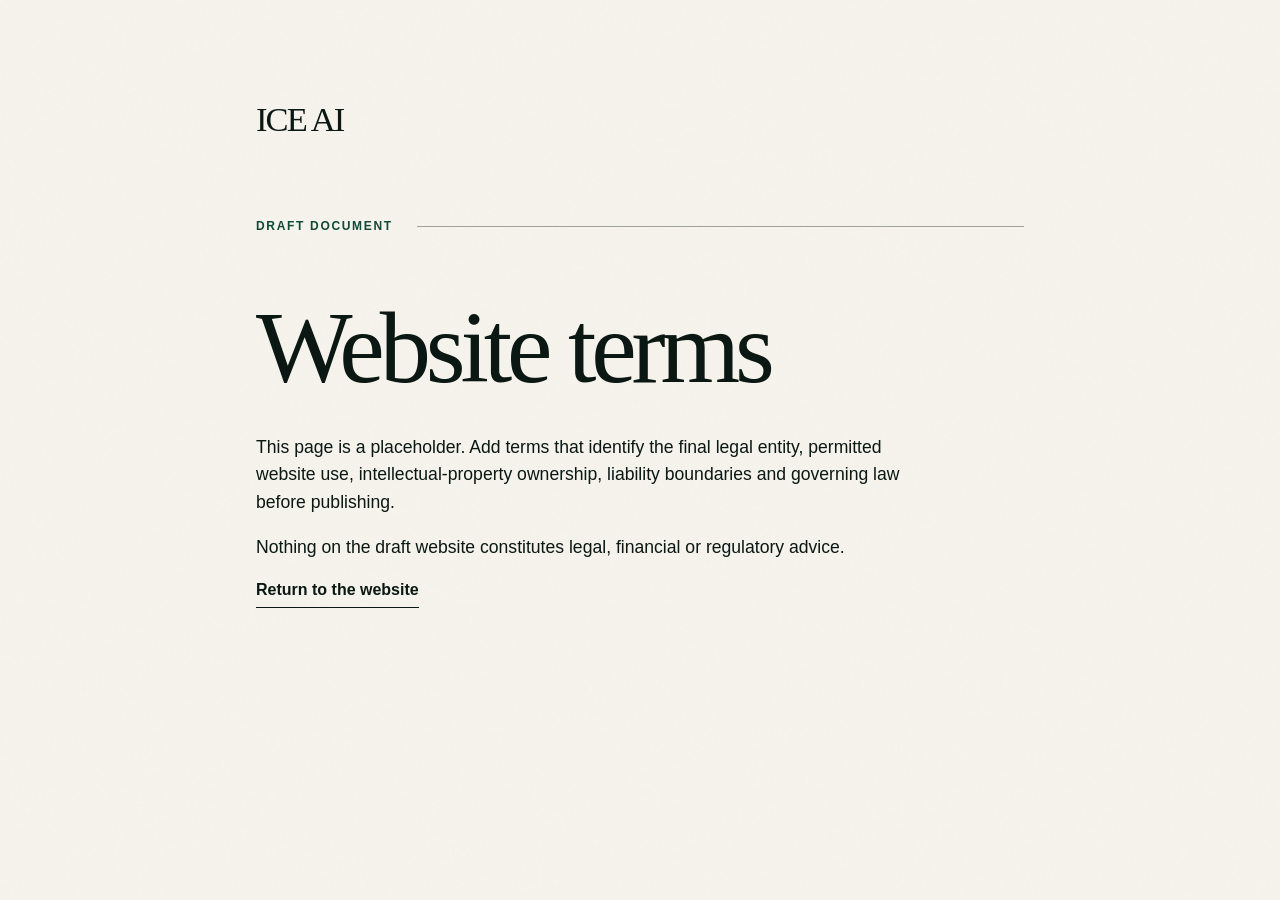
<file: public/terms.html>
<!doctype html>
<html lang="en-GB">
  <head>
    <meta charset="UTF-8" />
    <meta name="viewport" content="width=device-width, initial-scale=1.0" />
    <meta name="robots" content="noindex" />
    <title>Terms | ICE AI (draft)</title>
    <link rel="icon" href="favicon.svg" type="image/svg+xml" />
    <link rel="stylesheet" href="styles.css" />
  </head>
  <body>
    <main class="legal-page">
      <a class="wordmark" href="index.html">ICE AI</a>
      <p class="section-marker"><span>Draft document</span><i></i></p>
      <h1>Website terms</h1>
      <p>This page is a placeholder. Add terms that identify the final legal entity, permitted website use, intellectual-property ownership, liability boundaries and governing law before publishing.</p>
      <p>Nothing on the draft website constitutes legal, financial or regulatory advice.</p>
      <a class="text-link" href="index.html">Return to the website</a>
    </main>
  </body>
</html>
</file>
<file: public/styles.css>
:root {
  --paper: #f5f3ec;
  --paper-soft: #ecebe4;
  --ink: #0a1713;
  --forest: #104936;
  --forest-deep: #083629;
  --signal: #ff5b19;
  --muted: #5a6560;
  --rule: rgba(10, 23, 19, 0.36);
  --rule-soft: rgba(10, 23, 19, 0.17);
  --rule-light: rgba(245, 243, 236, 0.34);
  --light-ink: #f5f3ec;
  --display: "Iowan Old Style", "Baskerville", "Times New Roman", serif;
  --sans: "Aptos", "Segoe UI", Arial, sans-serif;
  --gutter: clamp(1.25rem, 3.5vw, 4.5rem);
  --section-space: clamp(5rem, 8vw, 9rem);
  --max-width: 100rem;
}

* {
  box-sizing: border-box;
}

html {
  scroll-behavior: smooth;
}

body {
  min-width: 20rem;
  margin: 0;
  overflow-x: hidden;
  color: var(--ink);
  background: var(--paper);
  font-family: var(--sans);
  font-size: 1rem;
  line-height: 1.55;
  text-rendering: optimizeLegibility;
}

body::before {
  position: fixed;
  inset: 0;
  z-index: -1;
  content: "";
  opacity: 0.12;
  pointer-events: none;
  background-image: url("data:image/svg+xml,%3Csvg viewBox='0 0 180 180' xmlns='http://www.w3.org/2000/svg'%3E%3Cfilter id='n'%3E%3CfeTurbulence type='fractalNoise' baseFrequency='.9' numOctaves='2' stitchTiles='stitch'/%3E%3C/filter%3E%3Crect width='100%25' height='100%25' filter='url(%23n)' opacity='.12'/%3E%3C/svg%3E");
}

a {
  color: inherit;
  text-decoration: none;
}

img {
  display: block;
  max-width: 100%;
  height: auto;
}

[hidden] {
  display: none !important;
}

button,
input,
textarea {
  font: inherit;
}

button,
a {
  -webkit-tap-highlight-color: transparent;
}

:focus-visible {
  outline: 3px solid var(--signal);
  outline-offset: 4px;
}

.sr-only {
  position: absolute;
  width: 1px;
  height: 1px;
  padding: 0;
  margin: -1px;
  overflow: hidden;
  clip: rect(0, 0, 0, 0);
  white-space: nowrap;
  border: 0;
}

.skip-link {
  position: fixed;
  z-index: 100;
  top: 0.75rem;
  left: 0.75rem;
  padding: 0.75rem 1rem;
  color: var(--light-ink);
  background: var(--forest);
  transform: translateY(-160%);
}

.skip-link:focus {
  transform: translateY(0);
}

h1,
h2,
h3,
p,
figure {
  margin-top: 0;
}

figure {
  margin-right: 0;
  margin-bottom: 0;
  margin-left: 0;
}

h1,
h2,
h3,
.wordmark {
  font-family: var(--display);
  font-weight: 500;
}

h1,
h2 {
  letter-spacing: -0.05em;
  line-height: 0.94;
}

h1 {
  max-width: 9.6ch;
  margin-bottom: clamp(1.7rem, 3vw, 2.5rem);
  font-size: clamp(4.5rem, 7.5vw, 8rem);
}

h2 {
  margin-bottom: 1.6rem;
  font-size: clamp(3rem, 4.7vw, 5.5rem);
}

h3 {
  line-height: 1.06;
}

.site-header {
  position: relative;
  z-index: 20;
  display: grid;
  grid-template-columns: minmax(10rem, 1fr) auto minmax(15rem, 1fr);
  align-items: center;
  width: calc(100% - (2 * var(--gutter)));
  max-width: var(--max-width);
  min-height: 5.6rem;
  margin: 0 auto;
  border-bottom: 1px solid var(--rule);
}

.wordmark {
  width: fit-content;
  font-size: clamp(2rem, 2.7vw, 3rem);
  letter-spacing: -0.055em;
  line-height: 1;
}

.primary-nav {
  display: flex;
  gap: clamp(1.5rem, 3vw, 3.5rem);
  font-size: 0.97rem;
}

.primary-nav a,
.site-footer nav a {
  position: relative;
}

.primary-nav a::after,
.site-footer nav a::after {
  position: absolute;
  right: 0;
  bottom: -0.35rem;
  left: 0;
  height: 1px;
  content: "";
  background: currentColor;
  transform: scaleX(0);
  transform-origin: right;
  transition: transform 180ms ease;
}

.primary-nav a:hover::after,
.site-footer nav a:hover::after {
  transform: scaleX(1);
  transform-origin: left;
}

.primary-nav a[aria-current="page"] {
  color: var(--forest);
  font-weight: 700;
}

.primary-nav a[aria-current="page"]::after {
  transform: scaleX(1);
}

.header-cta {
  display: inline-flex;
  justify-self: end;
  align-items: center;
  min-height: 3.15rem;
  padding: 0.7rem 1.15rem;
  gap: 0.7rem;
  color: var(--ink);
  background: var(--signal);
  font-weight: 650;
  transition: color 180ms ease, background 180ms ease, transform 180ms ease;
}

.header-cta:hover {
  color: var(--light-ink);
  background: var(--ink);
  transform: translateY(-2px);
}

.menu-toggle {
  display: none;
  padding: 0.5rem;
  color: inherit;
  background: none;
  border: 0;
}

.icon-arrow {
  width: 1.2rem;
  height: 1.2rem;
  overflow: visible;
  fill: none;
  stroke: currentColor;
  stroke-linecap: square;
  stroke-width: 1.5;
}

.hero {
  width: min(100%, var(--max-width));
  margin: 0 auto;
  padding: clamp(3.4rem, 5vw, 5.8rem) var(--gutter) 0;
}

.hero-main {
  display: grid;
  grid-template-columns: minmax(25rem, 0.86fr) minmax(34rem, 1.14fr);
  align-items: start;
  gap: clamp(3rem, 5vw, 6rem);
}

.hero-copy {
  padding: 1rem 0 2rem;
}

.hero-intro {
  max-width: 35rem;
  margin-bottom: 2rem;
  color: #26342f;
  font-size: clamp(1.15rem, 1.4vw, 1.5rem);
  line-height: 1.5;
}

.hero-actions {
  display: flex;
  flex-wrap: wrap;
  align-items: center;
  gap: 0.9rem;
}

.button {
  display: inline-flex;
  align-items: center;
  justify-content: center;
  min-height: 3.85rem;
  padding: 0.9rem 1.45rem;
  gap: 0.9rem;
  border: 1px solid transparent;
  border-radius: 0;
  cursor: pointer;
  font-weight: 650;
  transition: color 180ms ease, background 180ms ease, border-color 180ms ease, transform 180ms ease;
}

.button:hover {
  transform: translateY(-2px);
}

.button-signal {
  color: var(--ink);
  background: var(--signal);
}

.button-signal:hover {
  color: var(--light-ink);
  background: var(--ink);
}

.button-outline {
  border-color: var(--ink);
  background: transparent;
}

.button-outline:hover {
  color: var(--light-ink);
  background: var(--forest);
  border-color: var(--forest);
}

.hero-media {
  margin-bottom: 0;
}

.hero-media img {
  width: 100%;
  aspect-ratio: 3 / 2;
  object-fit: cover;
  object-position: 54% center;
}

.hero-media figcaption {
  display: flex;
  justify-content: flex-end;
  margin-top: 0.7rem;
  color: var(--muted);
  font-size: 0.72rem;
  font-weight: 650;
  letter-spacing: 0.13em;
  text-transform: uppercase;
}

.ice-rail {
  display: grid;
  grid-template-columns: repeat(3, 1fr);
  margin-top: clamp(3rem, 5vw, 5rem);
  border-top: 1px solid var(--rule);
  border-bottom: 1px solid var(--rule);
}

.ice-rail article {
  min-width: 0;
  padding: 1.5rem 2.25rem 1.85rem 0;
}

.ice-rail article + article {
  padding-left: 2.25rem;
  border-left: 1px solid var(--rule-soft);
}

.ice-letter {
  display: grid;
  grid-template-columns: auto 1fr;
  align-items: center;
  gap: 1rem;
}

.ice-letter span {
  font-family: var(--display);
  font-size: clamp(3.25rem, 4.2vw, 5rem);
  line-height: 1;
}

.ice-letter i {
  position: relative;
  height: 1px;
  background: var(--rule);
}

.ice-letter i::before {
  position: absolute;
  top: 50%;
  left: 0;
  width: 0.65rem;
  height: 0.65rem;
  content: "";
  background: var(--signal);
  border-radius: 50%;
  transform: translateY(-50%);
}

.ice-rail h2 {
  margin: 0.2rem 0 0.1rem;
  font-family: var(--sans);
  font-size: 1.05rem;
  font-weight: 700;
  letter-spacing: 0;
  line-height: 1.2;
}

.ice-rail p {
  margin-bottom: 0;
  color: var(--muted);
}

.section {
  width: min(100%, var(--max-width));
  margin: 0 auto;
  padding: var(--section-space) var(--gutter);
  scroll-margin-top: 2rem;
}

.section-marker {
  display: grid;
  grid-template-columns: auto 1fr;
  align-items: center;
  margin: 0 0 clamp(3rem, 5vw, 5.5rem);
  gap: 1.5rem;
  color: var(--forest);
  font-size: 0.75rem;
  font-weight: 700;
  letter-spacing: 0.14em;
  text-transform: uppercase;
}

.section-marker i {
  height: 1px;
  background: var(--rule);
}

.section-marker-light {
  color: var(--signal);
}

.section-marker-light i {
  background: var(--rule-light);
}

.section-intro {
  max-width: 40rem;
  color: #31413b;
  font-size: clamp(1.15rem, 1.6vw, 1.45rem);
  line-height: 1.5;
}

.manufacturing-intro {
  display: grid;
  grid-template-columns: minmax(28rem, 0.9fr) minmax(32rem, 1.1fr);
  align-items: center;
  gap: clamp(3rem, 6vw, 7rem);
}

.section-media {
  margin: 0;
}

.section-media img {
  width: 100%;
  aspect-ratio: 3 / 2;
  object-fit: cover;
  object-position: center;
  filter: saturate(0.12) contrast(1.06);
}

.manufacturing-copy h2 {
  max-width: 13ch;
}

.engagement-label,
.support-label {
  color: var(--signal);
  font-size: 0.73rem;
  font-weight: 750;
  letter-spacing: 0.12em;
  text-transform: uppercase;
}

.decision-map {
  display: grid;
  position: relative;
  grid-template-columns: minmax(0, 0.92fr) minmax(0, 1.06fr) minmax(0, 0.88fr);
  margin-top: clamp(4rem, 7vw, 7rem);
  gap: clamp(7rem, 11vw, 12rem);
}

.decision-connections {
  position: absolute;
  z-index: 0;
  inset: 0;
  width: 100%;
  height: 100%;
  overflow: visible;
  pointer-events: none;
}

.connection-set {
  fill: none;
  stroke-linecap: round;
}

.connection-set path {
  vector-effect: non-scaling-stroke;
}

.connection-set-muted {
  stroke: rgba(16, 73, 54, 0.26);
  stroke-width: 1;
}

.connection-set-signal {
  stroke: rgba(255, 91, 25, 0.62);
  stroke-width: 1.25;
}

.decision-rail {
  position: relative;
  z-index: 1;
}

.decision-rail h3 {
  margin-bottom: 0.75rem;
  padding-bottom: 0.75rem;
  border-bottom: 1px solid var(--rule);
  font-family: var(--sans);
  font-size: 0.74rem;
  font-weight: 750;
  letter-spacing: 0.13em;
  line-height: 1.3;
  text-transform: uppercase;
}

.decision-rail ul,
.route-steps {
  padding: 0;
  margin: 0;
  list-style: none;
}

.decision-rail li {
  display: flex;
  align-items: center;
  min-height: 4.75rem;
  gap: 0.8rem;
  color: #24342e;
  font-size: clamp(0.93rem, 1.08vw, 1.06rem);
  line-height: 1.3;
}

.decision-rail li i {
  flex: 0 0 auto;
  width: 0.72rem;
  height: 0.72rem;
  background: var(--forest);
  border-radius: 50%;
}

.decision-problems li i {
  background: var(--signal);
}

.decision-rail li span {
  display: inline-block;
  padding: 0.22rem 0.42rem;
  background: var(--paper);
}

.route-band {
  display: grid;
  grid-template-columns: minmax(22rem, 0.95fr) minmax(34rem, 1.05fr);
  margin-top: clamp(4rem, 7vw, 7rem);
  padding: clamp(2.5rem, 4.5vw, 5rem);
  gap: clamp(3rem, 6vw, 7rem);
  color: var(--light-ink);
  background: var(--forest-deep);
}

.route-intro h3 {
  max-width: 13ch;
  margin-bottom: 1.5rem;
  font-size: clamp(2.8rem, 3.8vw, 4.25rem);
  font-weight: 500;
  line-height: 0.95;
  letter-spacing: -0.035em;
}

.route-intro p {
  max-width: 34rem;
  margin-bottom: 2.4rem;
  padding-left: 1.25rem;
  color: rgba(245, 243, 236, 0.82);
  border-left: 1px solid var(--rule-light);
  font-size: 1.03rem;
  line-height: 1.55;
}

.route-intro .text-link {
  justify-self: start;
  align-items: center;
  gap: 0.75rem;
}

.text-link-light {
  color: var(--light-ink);
}

.text-link-light svg {
  width: 1.2rem;
  fill: none;
  stroke: currentColor;
  stroke-linecap: round;
  stroke-linejoin: round;
  stroke-width: 1.6;
}

.route-steps {
  display: grid;
  grid-template-columns: repeat(3, minmax(0, 1fr));
  align-self: center;
}

.route-steps li {
  position: relative;
  min-height: 11rem;
  padding: 0 1.75rem;
  border-left: 1px solid var(--rule-light);
}

.route-steps li:first-child {
  padding-left: 0;
  border-left: 0;
}

.route-steps li:last-child {
  padding-right: 0;
}

.route-steps span {
  display: block;
  margin-bottom: 0.3rem;
  color: var(--signal);
  font-family: var(--display);
  font-size: 1.75rem;
  line-height: 1;
}

.route-steps strong {
  display: block;
  margin-bottom: 0.75rem;
  font-family: var(--display);
  font-size: clamp(1.75rem, 2.5vw, 2.45rem);
  font-weight: 500;
  line-height: 1;
}

.route-steps p {
  max-width: 13rem;
  margin-bottom: 0;
  color: rgba(245, 243, 236, 0.78);
  line-height: 1.45;
}

.section-heading-grid {
  display: grid;
  grid-template-columns: minmax(0, 1.2fr) minmax(22rem, 0.8fr);
  align-items: end;
  gap: clamp(2rem, 7vw, 8rem);
}

.section-heading-grid h2 {
  margin-bottom: 0;
}

.section-heading-grid .engagements-title {
  padding: clamp(1.5rem, 3vw, 2.8rem);
  color: var(--light-ink);
  background: var(--forest);
  border-left: 0.35rem solid var(--signal);
}

.section-heading-grid .section-intro {
  margin-bottom: 0.25rem;
}

.engagement-list {
  margin-top: clamp(3.5rem, 7vw, 6.5rem);
  border-top: 1px solid var(--rule);
}

.engagement-row {
  display: grid;
  position: relative;
  grid-template-columns: 4rem minmax(14rem, 0.82fr) minmax(20rem, 1.18fr) minmax(8rem, auto);
  align-items: center;
  padding: 2.2rem 0;
  gap: clamp(1.25rem, 3vw, 3.5rem);
  border-bottom: 1px solid var(--rule);
}

.engagement-featured::before {
  position: absolute;
  top: -1px;
  bottom: -1px;
  left: calc(-1 * var(--gutter));
  width: 0.35rem;
  content: "";
  background: var(--signal);
}

.engagement-number {
  font-family: var(--display);
  font-size: 2.5rem;
  line-height: 1;
}

.engagement-label {
  margin-bottom: 0.45rem;
}

.engagement-row h3 {
  margin-bottom: 0;
  font-size: clamp(1.7rem, 2.2vw, 2.4rem);
}

.engagement-row > p {
  margin-bottom: 0;
  color: #32403b;
}

.row-link,
.stage-tag {
  justify-self: end;
  font-size: 0.84rem;
  font-weight: 700;
}

.row-link {
  padding-bottom: 0.2rem;
  border-bottom: 1px solid var(--ink);
}

.stage-tag {
  color: var(--forest);
  letter-spacing: 0.08em;
  text-transform: uppercase;
}

.value-note {
  display: grid;
  grid-template-columns: minmax(0, 1.35fr) minmax(16rem, 0.65fr);
  margin-top: 2rem;
  padding-top: 2rem;
  gap: 2rem;
}

.value-note p {
  max-width: 54rem;
  margin-bottom: 0;
  font-size: 1.05rem;
}

.text-link {
  display: inline-flex;
  justify-self: end;
  align-items: flex-start;
  width: fit-content;
  padding-bottom: 0.25rem;
  border-bottom: 1px solid currentColor;
  font-weight: 650;
}

.sectors {
  border-top: 1px solid var(--rule-soft);
}

.sectors-heading,
.sector-work-heading {
  display: grid;
  grid-template-columns: minmax(0, 1.1fr) minmax(20rem, 0.9fr);
  align-items: end;
  gap: clamp(2rem, 7vw, 8rem);
}

.sectors-heading h2,
.sector-work-heading h2 {
  margin-bottom: 0;
}

.sectors-heading .section-intro,
.sector-work-heading .section-intro {
  margin-bottom: 0.25rem;
}

.sector-links {
  margin-top: clamp(3.5rem, 6vw, 6rem);
  border-top: 1px solid var(--rule);
}

.sector-links a {
  display: grid;
  grid-template-columns: 3rem minmax(15rem, 0.9fr) minmax(20rem, 1.1fr) 2rem;
  align-items: center;
  min-height: 8.2rem;
  padding: 1.5rem 0;
  gap: clamp(1rem, 3vw, 3rem);
  border-bottom: 1px solid var(--rule);
  transition: padding 180ms ease, color 180ms ease;
}

.sector-links a:hover {
  padding-left: 0.5rem;
  color: var(--forest);
}

.sector-link-number,
.sector-link-arrow {
  color: var(--signal);
  font-weight: 750;
}

.sector-links strong {
  font-family: var(--display);
  font-size: clamp(1.8rem, 2.7vw, 3rem);
  font-weight: 500;
  line-height: 1.05;
}

.sector-links a > span:nth-child(3) {
  max-width: 31rem;
  color: var(--muted);
}

.sector-link-arrow {
  justify-self: end;
  color: var(--forest);
  font-size: 1.4rem;
}

.sector-hero {
  display: grid;
  grid-template-columns: minmax(24rem, 0.86fr) minmax(33rem, 1.14fr);
  align-items: start;
  width: min(100%, var(--max-width));
  margin: 0 auto;
  padding: clamp(4rem, 6vw, 7rem) var(--gutter) clamp(5rem, 8vw, 8rem);
  gap: clamp(3rem, 5vw, 6rem);
}

.sector-hero h1 {
  max-width: 12ch;
  margin-bottom: 2rem;
  font-size: clamp(3.8rem, 5.5vw, 6.5rem);
}

.sector-intro {
  max-width: 36rem;
  margin-bottom: 2rem;
  color: #26342f;
  font-size: clamp(1.15rem, 1.5vw, 1.45rem);
  line-height: 1.5;
}

.sector-actions {
  display: flex;
  flex-wrap: wrap;
  align-items: center;
  gap: 1rem 2rem;
}

.sector-actions .text-link {
  align-items: center;
  gap: 0.6rem;
}

.sector-media {
  margin: 0;
}

.sector-media img {
  width: 100%;
  aspect-ratio: 3 / 2;
  object-fit: cover;
  filter: saturate(0.55);
}

.sector-media figcaption {
  margin-top: 0.7rem;
  color: var(--muted);
  font-size: 0.72rem;
  font-weight: 650;
  letter-spacing: 0.13em;
  text-align: right;
  text-transform: uppercase;
}

.sector-work {
  border-top: 1px solid var(--rule-soft);
}

.opportunity-list {
  display: grid;
  grid-template-columns: repeat(2, minmax(0, 1fr));
  margin-top: clamp(3.5rem, 6vw, 6rem);
  border-top: 1px solid var(--rule);
}

.opportunity-list article {
  display: grid;
  grid-template-rows: auto auto 1fr auto;
  min-height: 17rem;
  padding: 2rem clamp(1.5rem, 3vw, 3rem) 2rem 0;
  border-bottom: 1px solid var(--rule);
}

.opportunity-list article:nth-child(even) {
  padding-left: clamp(1.5rem, 3vw, 3rem);
  border-left: 1px solid var(--rule-soft);
}

.opportunity-number,
.sector-section-label {
  color: var(--signal);
  font-size: 0.75rem;
  font-weight: 750;
  letter-spacing: 0.12em;
  text-transform: uppercase;
}

.opportunity-list h3 {
  margin: 2rem 0 0.75rem;
  font-size: clamp(1.8rem, 2.4vw, 2.5rem);
}

.opportunity-list article > p:not(.opportunity-measure) {
  max-width: 35rem;
  color: #32403b;
  font-size: 1.05rem;
}

.opportunity-measure {
  margin: 1.5rem 0 0;
  color: var(--muted);
  font-size: 0.92rem;
}

.opportunity-measure strong {
  color: var(--forest);
}

.sector-decision {
  color: var(--light-ink);
  background: var(--forest-deep);
}

.sector-decision-inner {
  display: grid;
  grid-template-columns: minmax(0, 1.1fr) minmax(22rem, 0.9fr);
  width: min(100%, var(--max-width));
  margin: 0 auto;
  padding: var(--section-space) var(--gutter);
  gap: clamp(3rem, 8vw, 9rem);
}

.sector-decision h2 {
  max-width: 12ch;
  margin: 1.4rem 0 0;
}

.sector-decision-inner > div:nth-child(2) > p {
  max-width: 39rem;
  margin-bottom: 2.5rem;
  color: rgba(245, 243, 236, 0.82);
  font-size: clamp(1.1rem, 1.5vw, 1.35rem);
}

.sector-decision-list {
  padding: 0;
  margin: 0;
  list-style: none;
  border-top: 1px solid var(--rule-light);
}

.sector-decision-list li {
  position: relative;
  padding: 1rem 0 1rem 1.5rem;
  border-bottom: 1px solid var(--rule-light);
}

.sector-decision-list li::before {
  position: absolute;
  top: 1.55rem;
  left: 0;
  width: 0.45rem;
  height: 0.45rem;
  content: "";
  background: var(--signal);
  border-radius: 50%;
}

.sector-close-grid {
  display: grid;
  grid-template-columns: minmax(0, 1.2fr) minmax(18rem, 0.8fr);
  gap: clamp(3rem, 9vw, 10rem);
}

.sector-close-grid h2 {
  max-width: 12ch;
}

.sector-close-grid .button {
  margin-top: 1rem;
}

.sector-related {
  align-self: end;
  border-top: 1px solid var(--rule);
}

.sector-related p {
  margin: 1.4rem 0 0.8rem;
  color: var(--forest);
  font-size: 0.75rem;
  font-weight: 750;
  letter-spacing: 0.12em;
  text-transform: uppercase;
}

.sector-related a {
  display: flex;
  justify-content: space-between;
  padding: 1rem 0;
  gap: 1rem;
  border-bottom: 1px solid var(--rule-soft);
  font-size: 1.05rem;
}

.sector-related a:hover {
  color: var(--forest);
}

.sector-related a span {
  color: var(--signal);
}

.delivery {
  width: 100%;
  max-width: none;
  color: var(--light-ink);
  background: var(--forest-deep);
}

.delivery > * {
  width: min(100%, calc(var(--max-width) - (2 * var(--gutter))));
  margin-right: auto;
  margin-left: auto;
}

.delivery-heading {
  display: grid;
  grid-template-columns: minmax(0, 1.2fr) minmax(22rem, 0.8fr);
  align-items: end;
  gap: clamp(2rem, 7vw, 8rem);
}

.delivery-heading h2 {
  margin-bottom: 0;
}

.delivery-heading p {
  max-width: 39rem;
  margin-bottom: 0.4rem;
  color: rgba(245, 243, 236, 0.78);
  font-size: clamp(1.1rem, 1.45vw, 1.35rem);
}

.delivery-grid {
  display: grid;
  grid-template-columns: repeat(4, minmax(0, 1fr));
  margin-top: clamp(4rem, 7vw, 6.5rem);
  border-top: 1px solid var(--rule-light);
  border-bottom: 1px solid var(--rule-light);
}

.delivery-grid article {
  min-height: 18rem;
  padding: 1.8rem 2rem 2rem 0;
}

.delivery-grid article + article {
  padding-left: 2rem;
  border-left: 1px solid var(--rule-light);
}

.delivery-grid span {
  color: var(--signal);
  font-weight: 750;
}

.delivery-grid h3 {
  max-width: 15ch;
  margin: 4rem 0 1rem;
  font-size: 1.8rem;
}

.delivery-grid p {
  margin-bottom: 0;
  color: rgba(245, 243, 236, 0.72);
}

.support-band {
  display: grid;
  grid-template-columns: minmax(20rem, 0.8fr) minmax(22rem, 1.2fr);
  align-items: center;
  margin-top: 2.5rem;
  padding: 2.5rem;
  gap: clamp(2rem, 6vw, 7rem);
  color: var(--ink);
  background: var(--paper);
}

.support-label {
  margin-bottom: 0.65rem;
}

.support-band h3 {
  margin-bottom: 0;
  font-size: clamp(2rem, 3vw, 3.5rem);
}

.support-band > p {
  margin-bottom: 0;
  color: #34423d;
  font-size: 1.05rem;
}

.contact-grid {
  display: grid;
  grid-template-columns: minmax(24rem, 0.9fr) minmax(28rem, 1.1fr);
  gap: clamp(4rem, 9vw, 10rem);
}

.contact-copy h2 {
  max-width: 10ch;
}

.leave-with {
  margin-top: clamp(3rem, 5vw, 5rem);
  padding-top: 1.5rem;
  border-top: 1px solid var(--rule);
}

.leave-with h3 {
  margin-bottom: 1.15rem;
  font-family: var(--sans);
  font-size: 0.78rem;
  font-weight: 750;
  letter-spacing: 0.12em;
  text-transform: uppercase;
}

.leave-with ul {
  padding: 0;
  margin: 0;
  list-style: none;
}

.leave-with li {
  position: relative;
  padding: 0.6rem 0 0.6rem 1.4rem;
  border-bottom: 1px solid var(--rule-soft);
}

.leave-with li::before {
  position: absolute;
  top: 1.1rem;
  left: 0;
  width: 0.45rem;
  height: 0.45rem;
  content: "";
  background: var(--signal);
  border-radius: 50%;
}

.contact-form {
  display: grid;
  gap: 1.6rem;
}

.booking-panel {
  align-self: start;
  padding: clamp(2rem, 4vw, 3.5rem);
  color: var(--light-ink);
  background: var(--forest-deep);
}

.booking-panel h3 {
  max-width: 12ch;
  margin-bottom: 1.25rem;
  font-size: clamp(2.5rem, 3.5vw, 4rem);
  line-height: 0.98;
}

.booking-panel > p:not(.email-fallback) {
  max-width: 30rem;
  margin-bottom: 2rem;
  color: rgba(245, 243, 236, 0.82);
  font-size: 1.12rem;
}

.booking-panel .email-fallback {
  margin-top: 2rem;
  color: rgba(245, 243, 236, 0.75);
}

.booking-panel .email-fallback a {
  color: var(--light-ink);
  border-bottom-color: var(--rule-light);
}

.contact-form label:not(.consent-row) {
  display: grid;
  gap: 0.45rem;
}

.contact-form label > span {
  font-size: 0.78rem;
  font-weight: 700;
  letter-spacing: 0.08em;
  text-transform: uppercase;
}

.contact-form input:not([type="checkbox"]),
.contact-form textarea {
  width: 100%;
  padding: 0.75rem 0;
  color: var(--ink);
  background: transparent;
  border: 0;
  border-bottom: 1px solid var(--rule);
  border-radius: 0;
  outline: none;
}

.contact-form input:not([type="checkbox"]):focus,
.contact-form textarea:focus {
  border-bottom-color: var(--signal);
  box-shadow: 0 2px 0 var(--signal);
}

.contact-form textarea {
  min-height: 6rem;
  resize: vertical;
}

.consent-row {
  display: grid;
  grid-template-columns: auto 1fr;
  align-items: start;
  gap: 0.8rem;
  color: var(--muted);
}

.consent-row input {
  width: 1.1rem;
  height: 1.1rem;
  margin-top: 0.15rem;
  accent-color: var(--forest);
}

.consent-row span {
  font-size: 0.9rem;
  font-weight: 400;
  letter-spacing: 0;
  text-transform: none;
}

.form-submit {
  justify-self: start;
  margin-top: 0.5rem;
  border: 0;
}

.form-status {
  margin: 0;
  padding: 1rem;
  color: var(--light-ink);
  background: var(--forest);
}

.email-fallback {
  margin: 0;
  color: var(--muted);
  font-size: 0.92rem;
}

.email-fallback a {
  color: var(--ink);
  border-bottom: 1px solid var(--rule);
}

.site-footer {
  display: grid;
  grid-template-columns: 1fr auto;
  align-items: end;
  width: calc(100% - (2 * var(--gutter)));
  max-width: calc(var(--max-width) - (2 * var(--gutter)));
  margin: 0 auto;
  padding: 2.5rem 0;
  gap: 2rem;
  border-top: 1px solid var(--rule);
}

.footer-brand p {
  margin: 0.7rem 0 0;
  color: var(--muted);
}

.site-footer nav {
  display: flex;
  align-self: center;
  gap: 2rem;
}

.site-footer > p {
  grid-column: 1 / -1;
  margin-bottom: 0;
  color: var(--muted);
  font-size: 0.8rem;
}

.legal-page {
  width: min(48rem, calc(100% - 2.5rem));
  margin: 0 auto;
  padding: clamp(3rem, 8vw, 7rem) 0;
}

.legal-page .wordmark {
  display: inline-block;
  margin-bottom: 5rem;
}

.legal-page h1 {
  max-width: none;
  font-size: clamp(3.5rem, 8vw, 6.5rem);
}

.legal-page p:not(.section-marker) {
  max-width: 42rem;
  font-size: 1.1rem;
}

.reveal {
  opacity: 0;
  transform: translateY(1.25rem);
  transition: opacity 620ms ease, transform 620ms ease;
}

.reveal.is-visible {
  opacity: 1;
  transform: translateY(0);
}

@media (max-width: 1100px) {
  .site-header {
    grid-template-columns: 1fr auto auto;
    gap: 1rem;
  }

  .primary-nav {
    display: none;
    position: absolute;
    top: calc(100% + 1px);
    right: 0;
    left: 0;
    flex-direction: column;
    padding: 1.5rem;
    gap: 1.2rem;
    background: var(--paper);
    border-bottom: 1px solid var(--rule);
  }

  .primary-nav.is-open,
  .menu-toggle {
    display: flex;
  }

  .menu-toggle {
    grid-column: 3;
    justify-self: end;
  }

  .header-cta {
    grid-column: 2;
    grid-row: 1;
  }

  .hero-main,
  .manufacturing-intro {
    grid-template-columns: 1fr 1fr;
    gap: 2.5rem;
  }

  .decision-map {
    gap: clamp(4rem, 7vw, 5rem);
  }

  .decision-rail li {
    font-size: 0.9rem;
  }

  .route-band {
    grid-template-columns: minmax(20rem, 0.9fr) minmax(31rem, 1.1fr);
    gap: 3rem;
  }

  h1 {
    font-size: clamp(4.2rem, 8vw, 6.5rem);
  }

  .engagement-row {
    grid-template-columns: 3.5rem minmax(13rem, 0.85fr) minmax(18rem, 1.15fr);
  }

  .engagement-row > :last-child {
    grid-column: 2 / -1;
    justify-self: start;
  }

  .delivery-grid {
    grid-template-columns: repeat(2, 1fr);
  }

  .sector-hero {
    grid-template-columns: 1fr 1fr;
    gap: 2.5rem;
  }

  .sector-hero h1 {
    font-size: clamp(3.4rem, 6vw, 5rem);
  }

  .sector-links a {
    grid-template-columns: 2.5rem minmax(12rem, 0.9fr) minmax(15rem, 1.1fr) 2rem;
  }

  .delivery-grid article:nth-child(3) {
    border-left: 0;
    border-top: 1px solid var(--rule-light);
  }

  .delivery-grid article:nth-child(4) {
    border-top: 1px solid var(--rule-light);
  }
}

@media (max-width: 820px) {
  .site-header {
    min-height: 4.8rem;
  }

  .wordmark {
    font-size: 2.1rem;
  }

  .menu-toggle {
    display: block;
    grid-column: 2;
    justify-self: end;
  }

  .site-header {
    grid-template-columns: 1fr auto;
  }

  .header-cta {
    display: none;
  }

  .primary-nav {
    position: absolute;
    top: calc(100% + 1px);
    right: 0;
    left: 0;
    flex-direction: column;
    padding: 1.5rem;
    gap: 1.2rem;
    background: var(--paper);
    border-bottom: 1px solid var(--rule);
  }

  .primary-nav.is-open {
    display: flex;
  }

  .hero {
    padding-top: 2.6rem;
  }

  .hero-main,
  .manufacturing-intro,
  .section-heading-grid,
  .delivery-heading,
  .contact-grid,
  .sector-hero,
  .sectors-heading,
  .sector-work-heading,
  .sector-decision-inner,
  .sector-close-grid {
    grid-template-columns: 1fr;
  }

  .sector-hero {
    gap: 2.5rem;
  }

  .sector-media figcaption {
    text-align: left;
  }

  .sector-links a {
    grid-template-columns: 2.5rem 1fr 2rem;
    min-height: 0;
  }

  .sector-links a > span:nth-child(3) {
    grid-column: 2;
    grid-row: 2;
  }

  .sector-link-arrow {
    grid-column: 3;
    grid-row: 1;
  }

  .hero-main {
    gap: 2rem;
  }

  .hero-copy {
    padding-bottom: 0;
  }

  h1 {
    font-size: clamp(4rem, 15vw, 6.5rem);
  }

  .hero-media figcaption {
    justify-content: flex-start;
  }

  .ice-rail {
    grid-template-columns: 1fr;
  }

  .ice-rail article,
  .ice-rail article + article {
    padding: 1.35rem 0 1.5rem;
    border-left: 0;
  }

  .ice-rail article + article {
    border-top: 1px solid var(--rule-soft);
  }

  .manufacturing-intro {
    gap: 3.5rem;
  }

  .section-media img {
    aspect-ratio: 3 / 2;
  }

  .decision-map {
    grid-template-columns: 1fr;
    gap: 2.5rem;
  }

  .decision-connections {
    display: none;
  }

  .decision-rail {
    padding-left: 1.25rem;
    border-left: 1px solid var(--rule);
  }

  .decision-rail::before {
    display: block;
    position: absolute;
    top: -0.42rem;
    left: -0.36rem;
    width: 0.66rem;
    height: 0.66rem;
    content: "";
    background: var(--forest);
    border-radius: 50%;
  }

  .decision-problems::before {
    background: var(--signal);
  }

  .decision-rail h3 {
    margin-bottom: 0.25rem;
    border-bottom-color: var(--rule-soft);
  }

  .decision-rail li {
    min-height: auto;
    padding: 0.75rem 0;
    font-size: 1rem;
  }

  .decision-rail li i {
    width: 0.55rem;
    height: 0.55rem;
  }

  .route-band {
    grid-template-columns: 1fr;
  }

  .engagement-row {
    grid-template-columns: 3rem 1fr;
  }

  .engagement-row > p,
  .engagement-row > :last-child {
    grid-column: 2;
  }

  .value-note,
  .support-band {
    grid-template-columns: 1fr;
  }

  .value-note .text-link {
    justify-self: start;
  }

  .support-band {
    padding: 1.75rem;
  }

  .site-footer {
    grid-template-columns: 1fr;
    align-items: start;
  }

  .site-footer nav {
    flex-wrap: wrap;
  }
}

@media (max-width: 560px) {
  :root {
    --section-space: 4.5rem;
  }

  h1 {
    font-size: clamp(3.1rem, 15.5vw, 4rem);
  }

  h2 {
    font-size: clamp(2.8rem, 13vw, 4rem);
  }

  .sector-hero h1 {
    font-size: clamp(3.4rem, 13vw, 4.6rem);
  }

  .sector-actions,
  .sector-actions .button {
    width: 100%;
  }

  .sector-actions .button {
    justify-content: space-between;
  }

  .sector-media img {
    aspect-ratio: 4 / 3;
  }

  .opportunity-list {
    grid-template-columns: 1fr;
  }

  .opportunity-list article,
  .opportunity-list article:nth-child(even) {
    min-height: 0;
    padding: 1.7rem 0;
    border-left: 0;
  }

  .opportunity-list h3 {
    margin-top: 1.5rem;
  }

  .hero-actions,
  .hero-actions .button {
    width: 100%;
  }

  .hero-actions .button {
    justify-content: space-between;
    padding-inline: 0.85rem;
    gap: 0.6rem;
    font-size: 0.94rem;
    min-height: 3.5rem;
  }

  .button {
    min-height: 3.5rem;
  }

  .hero-media img {
    aspect-ratio: 4 / 3;
  }

  .route-band {
    padding: 2rem 1.5rem;
  }

  .route-intro h3 {
    font-size: clamp(2.7rem, 13vw, 3.6rem);
  }

  .route-steps {
    grid-template-columns: 1fr;
  }

  .route-steps li,
  .route-steps li:first-child,
  .route-steps li:last-child {
    min-height: 0;
    padding: 1.5rem 0;
    border-top: 1px solid var(--rule-light);
    border-left: 0;
  }

  .delivery-grid {
    grid-template-columns: 1fr;
  }

  .delivery-grid article + article {
    padding-left: 0;
    border-left: 0;
  }

  .delivery-grid article,
  .delivery-grid article + article {
    min-height: 0;
    padding: 1.5rem 0 1.8rem;
    border-top: 0;
    border-bottom: 1px solid var(--rule-light);
  }

  .delivery-grid article:last-child {
    border-bottom: 0;
  }

  .delivery-grid h3 {
    margin-top: 2rem;
  }

  .engagement-row {
    grid-template-columns: 1fr;
    padding: 1.8rem 0;
    gap: 1rem;
  }

  .engagement-row > p,
  .engagement-row > :last-child {
    grid-column: 1;
  }

  .engagement-featured::before {
    left: -0.8rem;
  }

  .contact-grid {
    gap: 3.5rem;
  }
}

@media (prefers-reduced-motion: reduce) {
  html {
    scroll-behavior: auto;
  }

  *,
  *::before,
  *::after {
    animation-duration: 0.01ms !important;
    animation-iteration-count: 1 !important;
    transition-duration: 0.01ms !important;
  }
}
</file>
